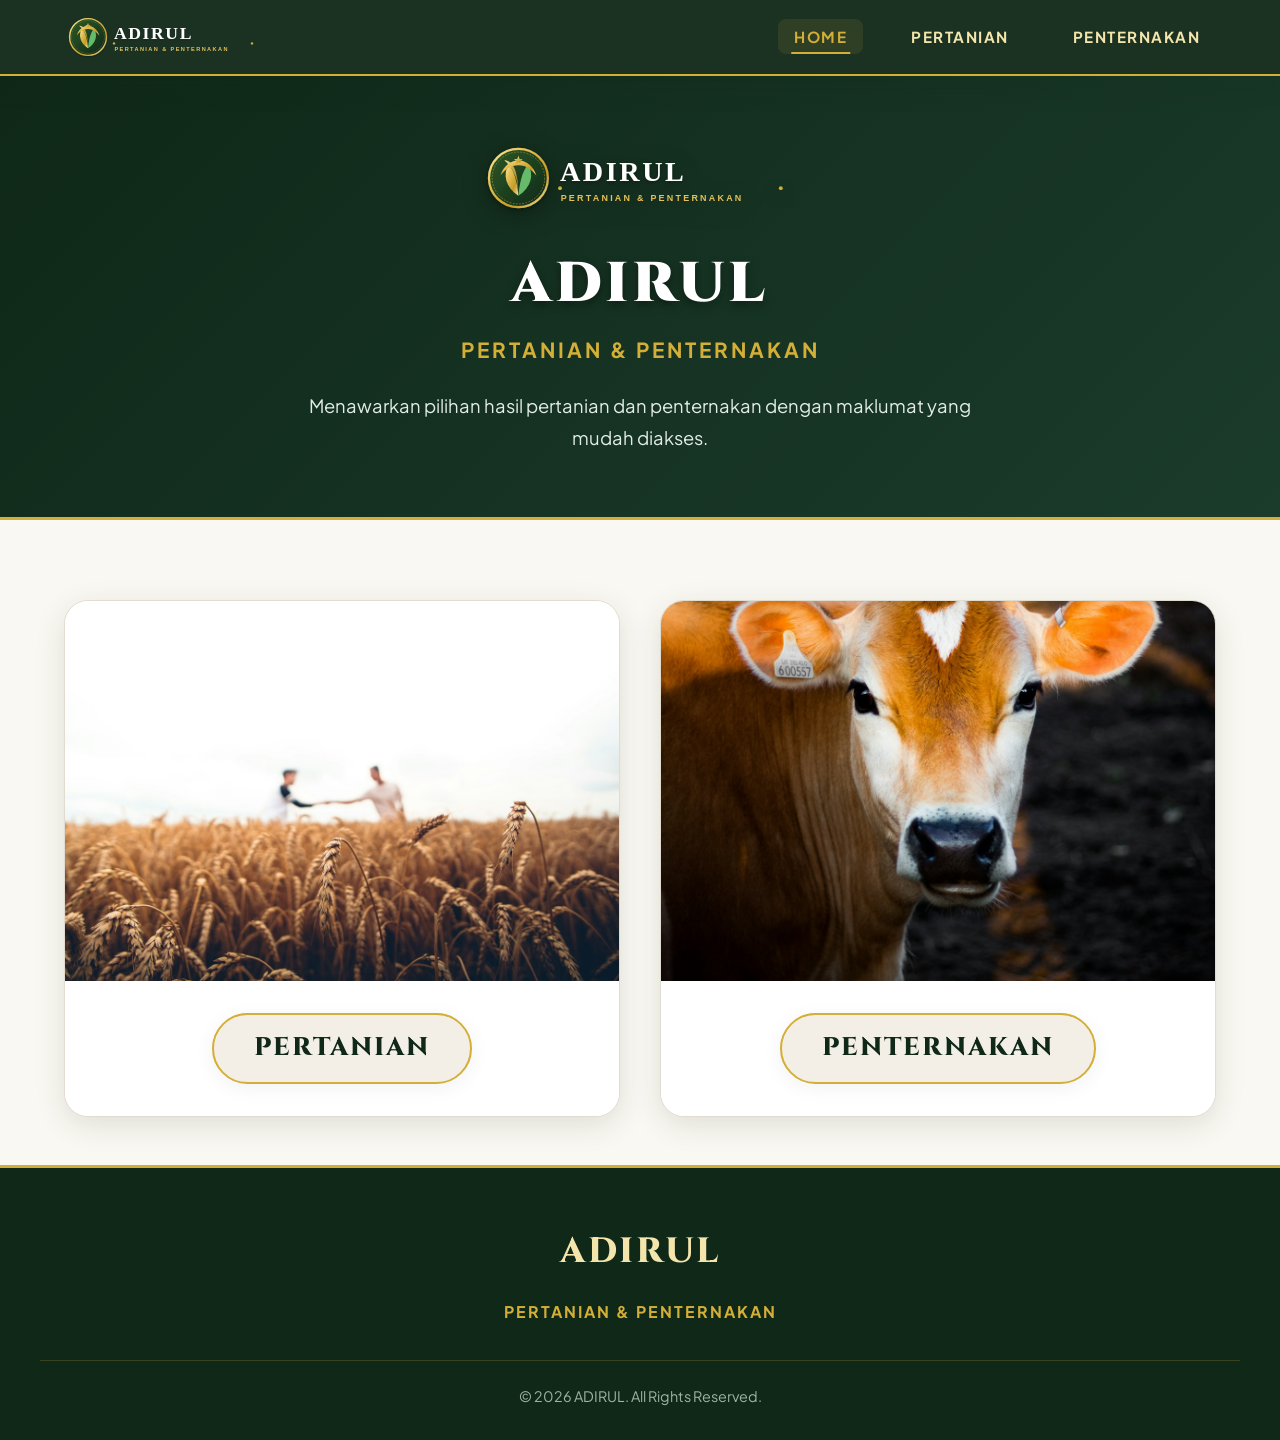
<file: index.html>
<!DOCTYPE html>
<html lang="ms">
<head>
  <meta charset="UTF-8">
  <meta name="viewport" content="width=device-width, initial-scale=1.0">
  <title>ADIRUL - Pertanian & Penternakan</title>
  <link rel="stylesheet" href="styles.css">
</head>
<body>

  <!-- Navigation Bar -->
  <header class="header">
    <div class="nav-container">
      <a href="index.html" class="brand-logo-link">
        <img src="images/logo.svg" alt="ADIRUL Logo" class="brand-logo-img">
      </a>

      <button class="mobile-toggle" aria-label="Toggle navigation menu" onclick="toggleMenu()">
        ☰
      </button>

      <nav>
        <ul class="nav-menu" id="navMenu">
          <li><a href="index.html" class="nav-link active">HOME</a></li>
          <li><a href="pertanian.html" class="nav-link">PERTANIAN</a></li>
          <li><a href="penternakan.html" class="nav-link">PENTERNAKAN</a></li>
        </ul>
      </nav>
    </div>
  </header>

  <main class="main-content">
    <!-- Hero / Main Introduction Section -->
    <section class="hero-section">
      <div class="hero-logo-wrapper">
        <img src="images/logo.svg" alt="ADIRUL Emblem">
      </div>
      <h1 class="hero-title">ADIRUL</h1>
      <p class="hero-subtitle">PERTANIAN & PENTERNAKAN</p>
      <p class="hero-intro">
        Menawarkan pilihan hasil pertanian dan penternakan dengan maklumat yang mudah diakses.
      </p>
    </section>

    <!-- Main Homepage Choices Section -->
    <section class="container">
      <div class="home-choices-grid">

        <!-- LEFT SECTION: AGRICULTURE -->
        <div class="choice-card">
          <div class="choice-image-container">
            <img src="images/pertanian-hero.jpg" alt="Pertanian ADIRUL">
          </div>
          <div class="choice-content">
            <a href="pertanian.html" class="choice-link">PERTANIAN</a>
          </div>
        </div>

        <!-- RIGHT SECTION: LIVESTOCK -->
        <div class="choice-card">
          <div class="choice-image-container">
            <img src="images/penternakan-hero.jpg" alt="Penternakan ADIRUL">
          </div>
          <div class="choice-content">
            <a href="penternakan.html" class="choice-link">PENTERNAKAN</a>
          </div>
        </div>

      </div>
    </section>
  </main>

  <!-- Footer -->
  <footer class="footer">
    <div class="footer-content">
      <div class="footer-brand">ADIRUL</div>
      <div class="footer-tagline">PERTANIAN & PENTERNAKAN</div>
      <div class="footer-copyright">
        © 2026 ADIRUL. All Rights Reserved.
      </div>
    </div>
  </footer>

  <script>
    function toggleMenu() {
      const menu = document.getElementById('navMenu');
      menu.classList.toggle('active');
    }
  </script>
</body>
</html>
</file>
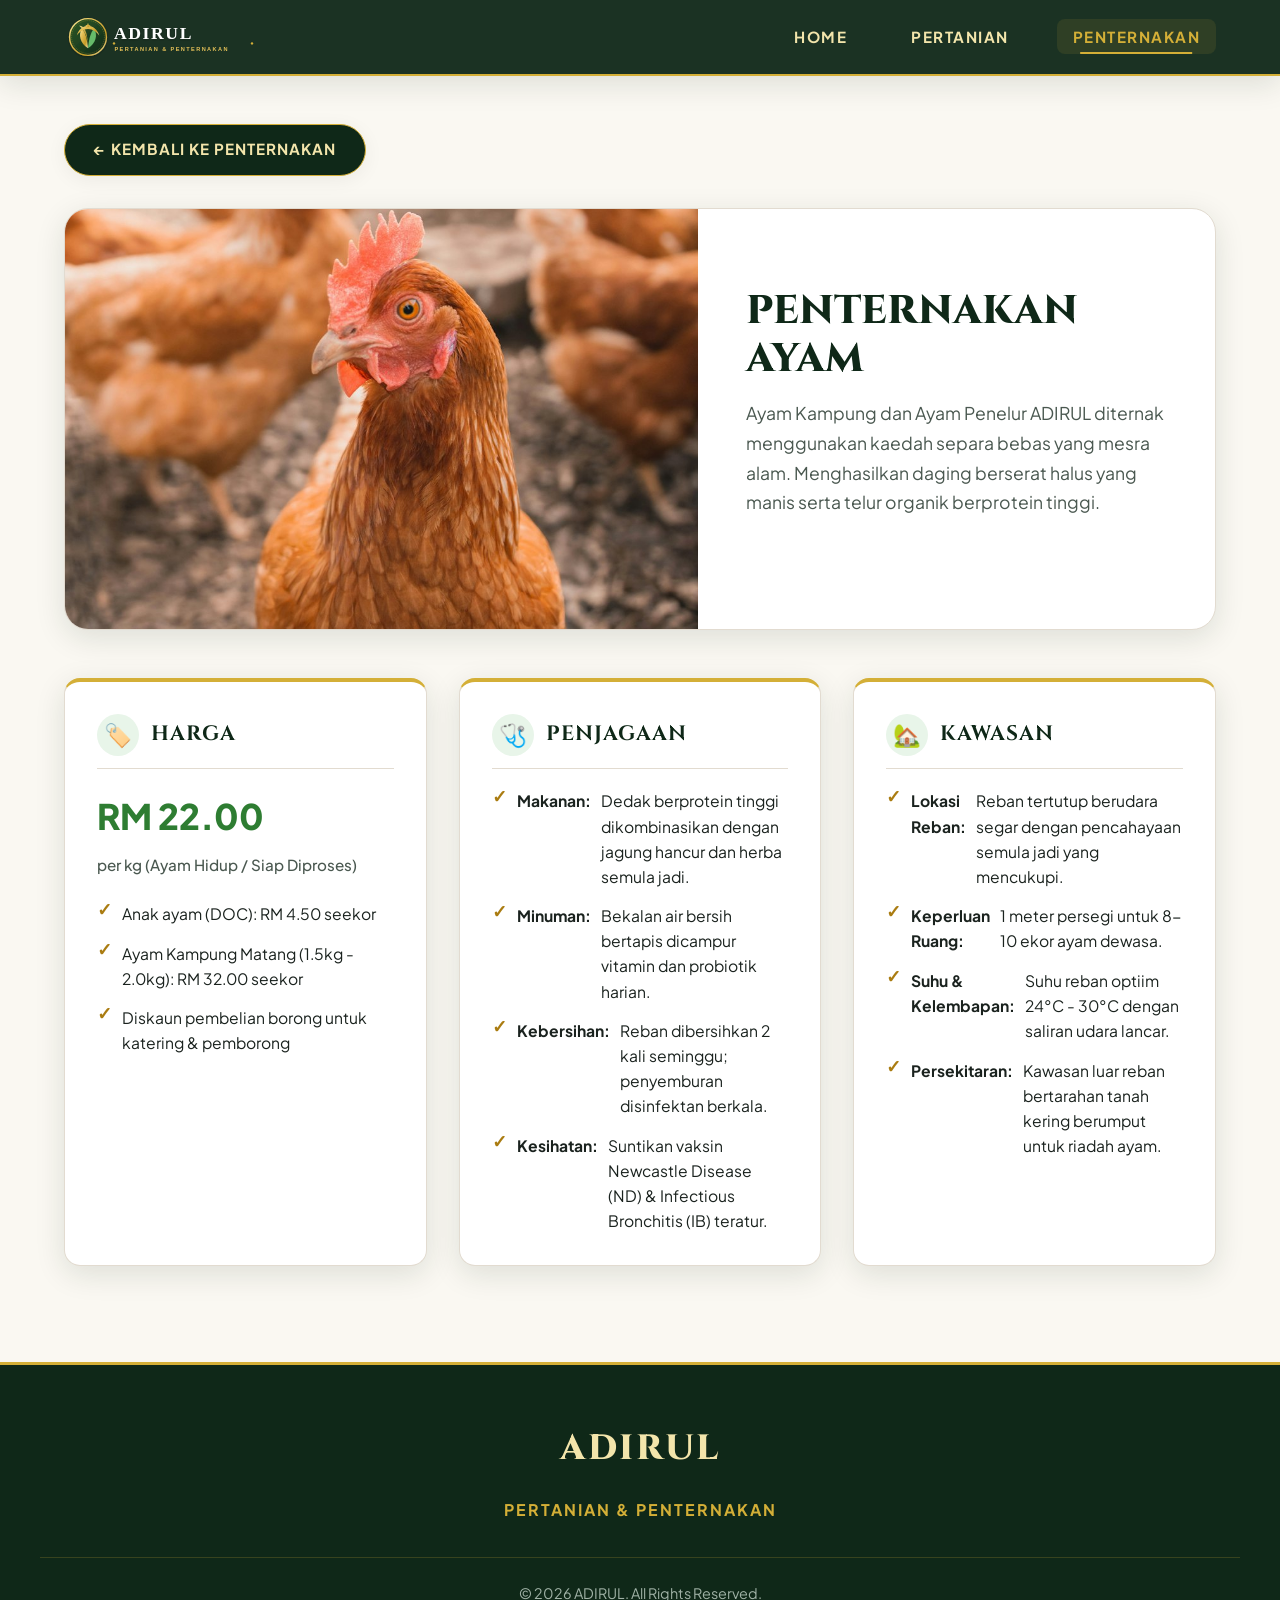
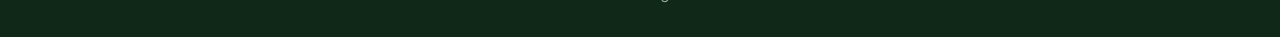
<file: penternakan-ayam.html>
<!DOCTYPE html>
<html lang="ms">
<head>
  <meta charset="UTF-8">
  <meta name="viewport" content="width=device-width, initial-scale=1.0">
  <title>Penternakan Ayam - ADIRUL Penternakan</title>
  <link rel="stylesheet" href="styles.css">
</head>
<body>

  <!-- Navigation Bar -->
  <header class="header">
    <div class="nav-container">
      <a href="index.html" class="brand-logo-link">
        <img src="images/logo.svg" alt="ADIRUL Logo" class="brand-logo-img">
      </a>

      <button class="mobile-toggle" aria-label="Toggle navigation menu" onclick="toggleMenu()">
        ☰
      </button>

      <nav>
        <ul class="nav-menu" id="navMenu">
          <li><a href="index.html" class="nav-link">HOME</a></li>
          <li><a href="pertanian.html" class="nav-link">PERTANIAN</a></li>
          <li><a href="penternakan.html" class="nav-link active">PENTERNAKAN</a></li>
        </ul>
      </nav>
    </div>
  </header>

  <main class="main-content">
    <div class="container">

      <!-- Back Button -->
      <div style="margin-bottom: 2rem;">
        <a href="penternakan.html" class="back-button">← KEMBALI KE PENTERNAKAN</a>
      </div>

      <!-- Detail Hero Section -->
      <section class="detail-hero">
        <div class="detail-hero-image">
          <img src="images/penternakan-ayam.jpg" alt="Penternakan Ayam">
        </div>
        <div class="detail-hero-content">
          <h1 class="detail-title">PENTERNAKAN AYAM</h1>
          <p class="detail-intro">
            Ayam Kampung dan Ayam Penelur ADIRUL diternak menggunakan kaedah separa bebas yang mesra alam. Menghasilkan daging berserat halus yang manis serta telur organik berprotein tinggi.
          </p>
        </div>
      </section>

      <!-- 3 Information Cards Section -->
      <section class="detail-info-grid">

        <!-- CARD 1: HARGA -->
        <div class="info-card">
          <div class="info-card-header">
            <div class="info-card-icon">🏷️</div>
            <h2 class="info-card-title">HARGA</h2>
          </div>
          <div class="price-tag">RM 22.00</div>
          <div class="price-unit">per kg (Ayam Hidup / Siap Diproses)</div>
          <ul class="info-list" style="margin-top: 1.5rem;">
            <li class="info-list-item">Anak ayam (DOC): RM 4.50 seekor</li>
            <li class="info-list-item">Ayam Kampung Matang (1.5kg - 2.0kg): RM 32.00 seekor</li>
            <li class="info-list-item">Diskaun pembelian borong untuk katering & pemborong</li>
          </ul>
        </div>

        <!-- CARD 2: PENJAGAAN -->
        <div class="info-card">
          <div class="info-card-header">
            <div class="info-card-icon">🩺</div>
            <h2 class="info-card-title">PENJAGAAN</h2>
          </div>
          <ul class="info-list">
            <li class="info-list-item"><strong>Makanan:</strong> Dedak berprotein tinggi dikombinasikan dengan jagung hancur dan herba semula jadi.</li>
            <li class="info-list-item"><strong>Minuman:</strong> Bekalan air bersih bertapis dicampur vitamin dan probiotik harian.</li>
            <li class="info-list-item"><strong>Kebersihan:</strong> Reban dibersihkan 2 kali seminggu; penyemburan disinfektan berkala.</li>
            <li class="info-list-item"><strong>Kesihatan:</strong> Suntikan vaksin Newcastle Disease (ND) & Infectious Bronchitis (IB) teratur.</li>
          </ul>
        </div>

        <!-- CARD 3: KAWASAN -->
        <div class="info-card">
          <div class="info-card-header">
            <div class="info-card-icon">🏡</div>
            <h2 class="info-card-title">KAWASAN</h2>
          </div>
          <ul class="info-list">
            <li class="info-list-item"><strong>Lokasi Reban:</strong> Reban tertutup berudara segar dengan pencahayaan semula jadi yang mencukupi.</li>
            <li class="info-list-item"><strong>Keperluan Ruang:</strong> 1 meter persegi untuk 8-10 ekor ayam dewasa.</li>
            <li class="info-list-item"><strong>Suhu & Kelembapan:</strong> Suhu reban optiim 24°C - 30°C dengan saliran udara lancar.</li>
            <li class="info-list-item"><strong>Persekitaran:</strong> Kawasan luar reban bertarahan tanah kering berumput untuk riadah ayam.</li>
          </ul>
        </div>

      </section>

    </div>
  </main>

  <!-- Footer -->
  <footer class="footer">
    <div class="footer-content">
      <div class="footer-brand">ADIRUL</div>
      <div class="footer-tagline">PERTANIAN & PENTERNAKAN</div>
      <div class="footer-copyright">
        © 2026 ADIRUL. All Rights Reserved.
      </div>
    </div>
  </footer>

  <script>
    function toggleMenu() {
      const menu = document.getElementById('navMenu');
      menu.classList.toggle('active');
    }
  </script>
</body>
</html>
</file>
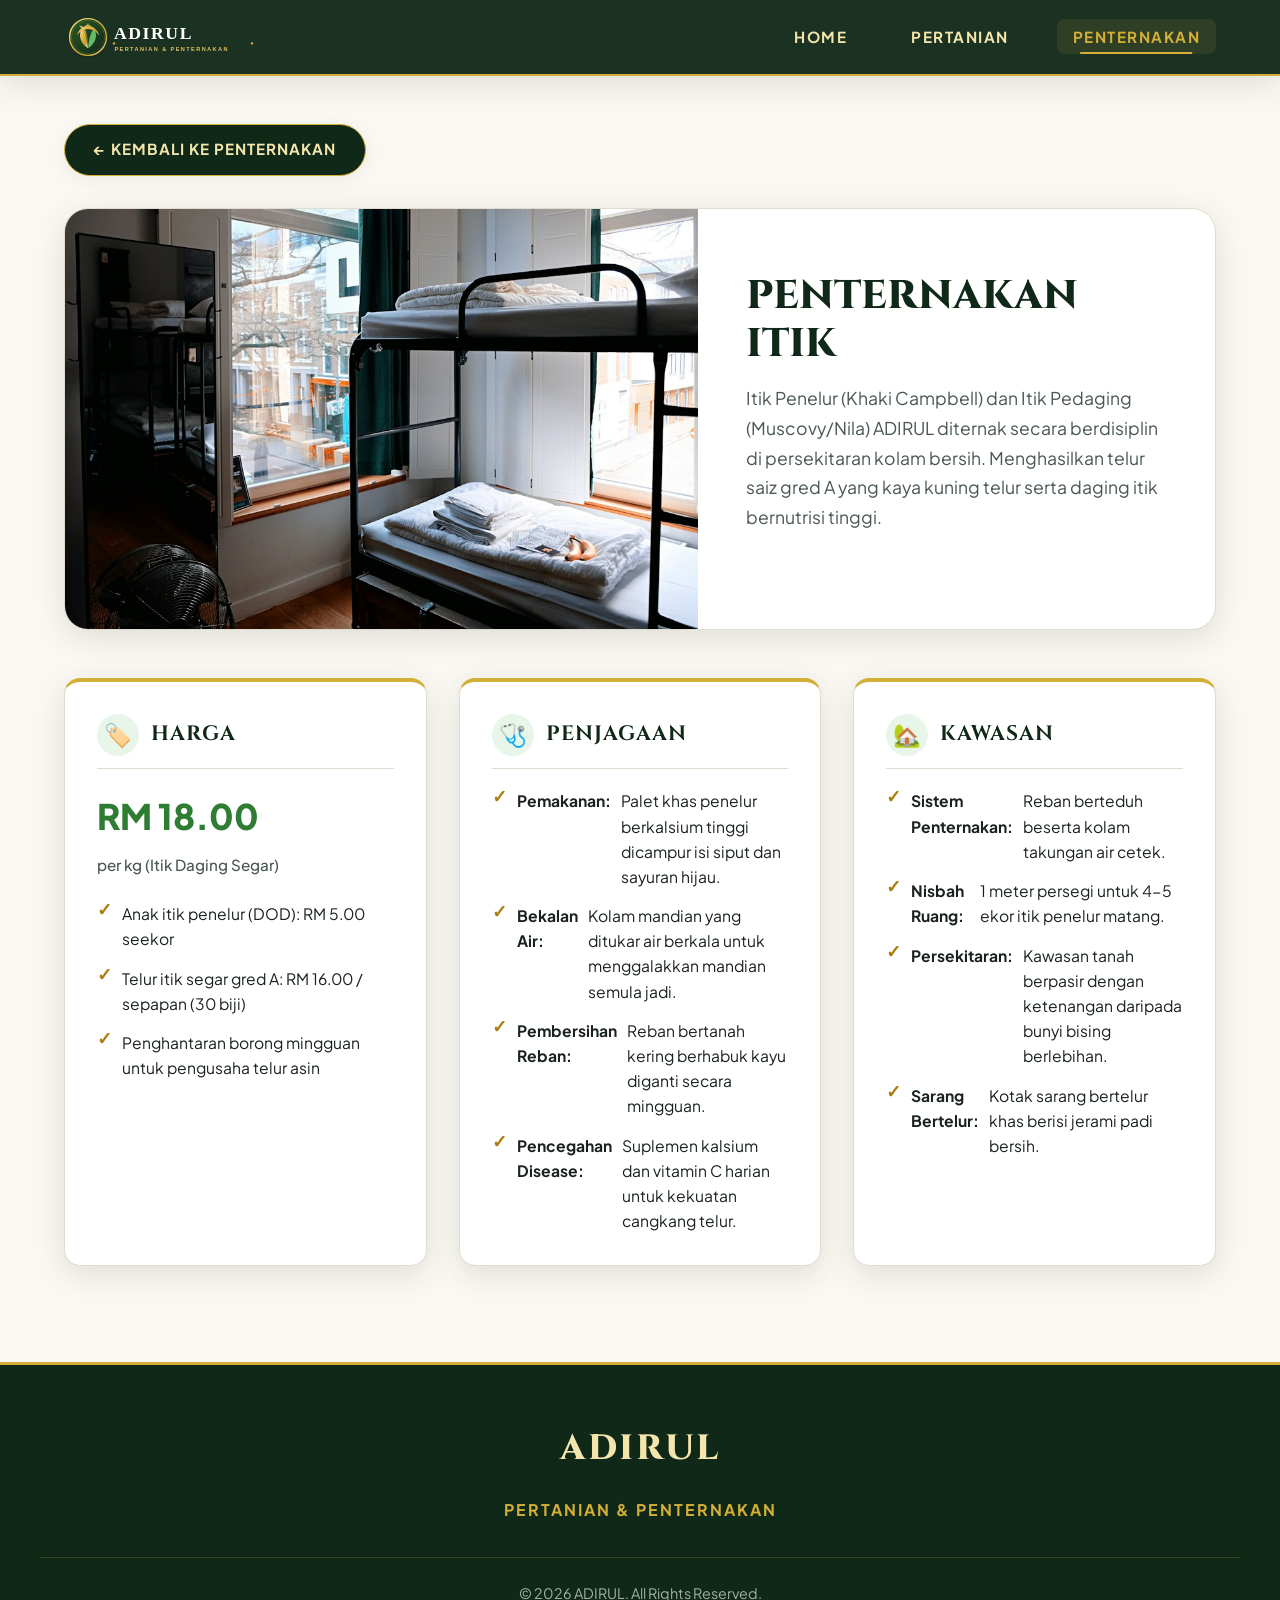
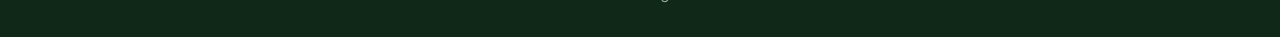
<file: penternakan-itik.html>
<!DOCTYPE html>
<html lang="ms">
<head>
  <meta charset="UTF-8">
  <meta name="viewport" content="width=device-width, initial-scale=1.0">
  <title>Penternakan Itik - ADIRUL Penternakan</title>
  <link rel="stylesheet" href="styles.css">
</head>
<body>

  <!-- Navigation Bar -->
  <header class="header">
    <div class="nav-container">
      <a href="index.html" class="brand-logo-link">
        <img src="images/logo.svg" alt="ADIRUL Logo" class="brand-logo-img">
      </a>

      <button class="mobile-toggle" aria-label="Toggle navigation menu" onclick="toggleMenu()">
        ☰
      </button>

      <nav>
        <ul class="nav-menu" id="navMenu">
          <li><a href="index.html" class="nav-link">HOME</a></li>
          <li><a href="pertanian.html" class="nav-link">PERTANIAN</a></li>
          <li><a href="penternakan.html" class="nav-link active">PENTERNAKAN</a></li>
        </ul>
      </nav>
    </div>
  </header>

  <main class="main-content">
    <div class="container">

      <!-- Back Button -->
      <div style="margin-bottom: 2rem;">
        <a href="penternakan.html" class="back-button">← KEMBALI KE PENTERNAKAN</a>
      </div>

      <!-- Detail Hero Section -->
      <section class="detail-hero">
        <div class="detail-hero-image">
          <img src="images/penternakan-itik.jpg" alt="Penternakan Itik">
        </div>
        <div class="detail-hero-content">
          <h1 class="detail-title">PENTERNAKAN ITIK</h1>
          <p class="detail-intro">
            Itik Penelur (Khaki Campbell) dan Itik Pedaging (Muscovy/Nila) ADIRUL diternak secara berdisiplin di persekitaran kolam bersih. Menghasilkan telur saiz gred A yang kaya kuning telur serta daging itik bernutrisi tinggi.
          </p>
        </div>
      </section>

      <!-- 3 Information Cards Section -->
      <section class="detail-info-grid">

        <!-- CARD 1: HARGA -->
        <div class="info-card">
          <div class="info-card-header">
            <div class="info-card-icon">🏷️</div>
            <h2 class="info-card-title">HARGA</h2>
          </div>
          <div class="price-tag">RM 18.00</div>
          <div class="price-unit">per kg (Itik Daging Segar)</div>
          <ul class="info-list" style="margin-top: 1.5rem;">
            <li class="info-list-item">Anak itik penelur (DOD): RM 5.00 seekor</li>
            <li class="info-list-item">Telur itik segar gred A: RM 16.00 / sepapan (30 biji)</li>
            <li class="info-list-item">Penghantaran borong mingguan untuk pengusaha telur asin</li>
          </ul>
        </div>

        <!-- CARD 2: PENJAGAAN -->
        <div class="info-card">
          <div class="info-card-header">
            <div class="info-card-icon">🩺</div>
            <h2 class="info-card-title">PENJAGAAN</h2>
          </div>
          <ul class="info-list">
            <li class="info-list-item"><strong>Pemakanan:</strong> Palet khas penelur berkalsium tinggi dicampur isi siput dan sayuran hijau.</li>
            <li class="info-list-item"><strong>Bekalan Air:</strong> Kolam mandian yang ditukar air berkala untuk menggalakkan mandian semula jadi.</li>
            <li class="info-list-item"><strong>Pembersihan Reban:</strong> Reban bertanah kering berhabuk kayu diganti secara mingguan.</li>
            <li class="info-list-item"><strong>Pencegahan Disease:</strong> Suplemen kalsium dan vitamin C harian untuk kekuatan cangkang telur.</li>
          </ul>
        </div>

        <!-- CARD 3: KAWASAN -->
        <div class="info-card">
          <div class="info-card-header">
            <div class="info-card-icon">🏡</div>
            <h2 class="info-card-title">KAWASAN</h2>
          </div>
          <ul class="info-list">
            <li class="info-list-item"><strong>Sistem Penternakan:</strong> Reban berteduh beserta kolam takungan air cetek.</li>
            <li class="info-list-item"><strong>Nisbah Ruang:</strong> 1 meter persegi untuk 4-5 ekor itik penelur matang.</li>
            <li class="info-list-item"><strong>Persekitaran:</strong> Kawasan tanah berpasir dengan ketenangan daripada bunyi bising berlebihan.</li>
            <li class="info-list-item"><strong>Sarang Bertelur:</strong> Kotak sarang bertelur khas berisi jerami padi bersih.</li>
          </ul>
        </div>

      </section>

    </div>
  </main>

  <!-- Footer -->
  <footer class="footer">
    <div class="footer-content">
      <div class="footer-brand">ADIRUL</div>
      <div class="footer-tagline">PERTANIAN & PENTERNAKAN</div>
      <div class="footer-copyright">
        © 2026 ADIRUL. All Rights Reserved.
      </div>
    </div>
  </footer>

  <script>
    function toggleMenu() {
      const menu = document.getElementById('navMenu');
      menu.classList.toggle('active');
    }
  </script>
</body>
</html>
</file>
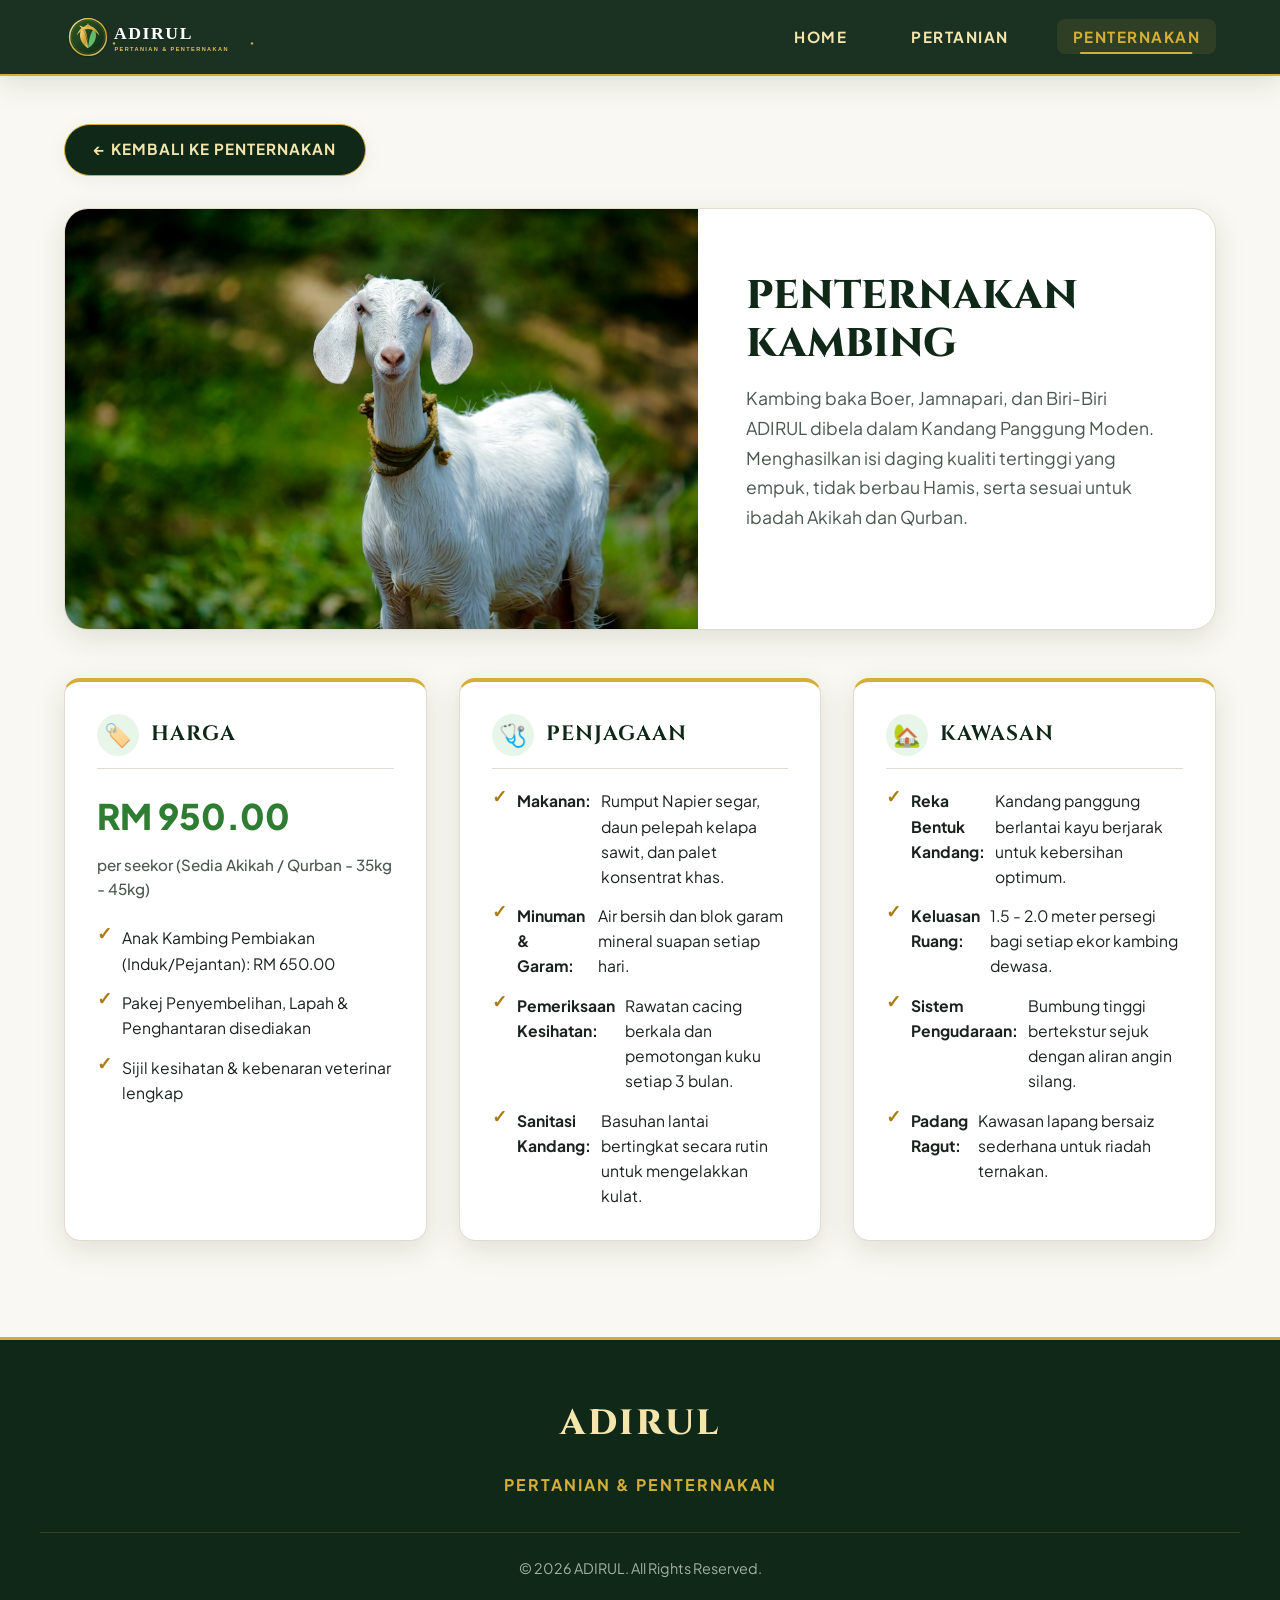
<file: penternakan-kambing.html>
<!DOCTYPE html>
<html lang="ms">
<head>
  <meta charset="UTF-8">
  <meta name="viewport" content="width=device-width, initial-scale=1.0">
  <title>Penternakan Kambing - ADIRUL Penternakan</title>
  <link rel="stylesheet" href="styles.css">
</head>
<body>

  <!-- Navigation Bar -->
  <header class="header">
    <div class="nav-container">
      <a href="index.html" class="brand-logo-link">
        <img src="images/logo.svg" alt="ADIRUL Logo" class="brand-logo-img">
      </a>

      <button class="mobile-toggle" aria-label="Toggle navigation menu" onclick="toggleMenu()">
        ☰
      </button>

      <nav>
        <ul class="nav-menu" id="navMenu">
          <li><a href="index.html" class="nav-link">HOME</a></li>
          <li><a href="pertanian.html" class="nav-link">PERTANIAN</a></li>
          <li><a href="penternakan.html" class="nav-link active">PENTERNAKAN</a></li>
        </ul>
      </nav>
    </div>
  </header>

  <main class="main-content">
    <div class="container">

      <!-- Back Button -->
      <div style="margin-bottom: 2rem;">
        <a href="penternakan.html" class="back-button">← KEMBALI KE PENTERNAKAN</a>
      </div>

      <!-- Detail Hero Section -->
      <section class="detail-hero">
        <div class="detail-hero-image">
          <img src="images/penternakan-kambing.jpg" alt="Penternakan Kambing">
        </div>
        <div class="detail-hero-content">
          <h1 class="detail-title">PENTERNAKAN KAMBING</h1>
          <p class="detail-intro">
            Kambing baka Boer, Jamnapari, dan Biri-Biri ADIRUL dibela dalam Kandang Panggung Moden. Menghasilkan isi daging kualiti tertinggi yang empuk, tidak berbau Hamis, serta sesuai untuk ibadah Akikah dan Qurban.
          </p>
        </div>
      </section>

      <!-- 3 Information Cards Section -->
      <section class="detail-info-grid">

        <!-- CARD 1: HARGA -->
        <div class="info-card">
          <div class="info-card-header">
            <div class="info-card-icon">🏷️</div>
            <h2 class="info-card-title">HARGA</h2>
          </div>
          <div class="price-tag">RM 950.00</div>
          <div class="price-unit">per seekor (Sedia Akikah / Qurban - 35kg - 45kg)</div>
          <ul class="info-list" style="margin-top: 1.5rem;">
            <li class="info-list-item">Anak Kambing Pembiakan (Induk/Pejantan): RM 650.00</li>
            <li class="info-list-item">Pakej Penyembelihan, Lapah & Penghantaran disediakan</li>
            <li class="info-list-item">Sijil kesihatan & kebenaran veterinar lengkap</li>
          </ul>
        </div>

        <!-- CARD 2: PENJAGAAN -->
        <div class="info-card">
          <div class="info-card-header">
            <div class="info-card-icon">🩺</div>
            <h2 class="info-card-title">PENJAGAAN</h2>
          </div>
          <ul class="info-list">
            <li class="info-list-item"><strong>Makanan:</strong> Rumput Napier segar, daun pelepah kelapa sawit, dan palet konsentrat khas.</li>
            <li class="info-list-item"><strong>Minuman & Garam:</strong> Air bersih dan blok garam mineral suapan setiap hari.</li>
            <li class="info-list-item"><strong>Pemeriksaan Kesihatan:</strong> Rawatan cacing berkala dan pemotongan kuku setiap 3 bulan.</li>
            <li class="info-list-item"><strong>Sanitasi Kandang:</strong> Basuhan lantai bertingkat secara rutin untuk mengelakkan kulat.</li>
          </ul>
        </div>

        <!-- CARD 3: KAWASAN -->
        <div class="info-card">
          <div class="info-card-header">
            <div class="info-card-icon">🏡</div>
            <h2 class="info-card-title">KAWASAN</h2>
          </div>
          <ul class="info-list">
            <li class="info-list-item"><strong>Reka Bentuk Kandang:</strong> Kandang panggung berlantai kayu berjarak untuk kebersihan optimum.</li>
            <li class="info-list-item"><strong>Keluasan Ruang:</strong> 1.5 - 2.0 meter persegi bagi setiap ekor kambing dewasa.</li>
            <li class="info-list-item"><strong>Sistem Pengudaraan:</strong> Bumbung tinggi bertekstur sejuk dengan aliran angin silang.</li>
            <li class="info-list-item"><strong>Padang Ragut:</strong> Kawasan lapang bersaiz sederhana untuk riadah ternakan.</li>
          </ul>
        </div>

      </section>

    </div>
  </main>

  <!-- Footer -->
  <footer class="footer">
    <div class="footer-content">
      <div class="footer-brand">ADIRUL</div>
      <div class="footer-tagline">PERTANIAN & PENTERNAKAN</div>
      <div class="footer-copyright">
        © 2026 ADIRUL. All Rights Reserved.
      </div>
    </div>
  </footer>

  <script>
    function toggleMenu() {
      const menu = document.getElementById('navMenu');
      menu.classList.toggle('active');
    }
  </script>
</body>
</html>
</file>
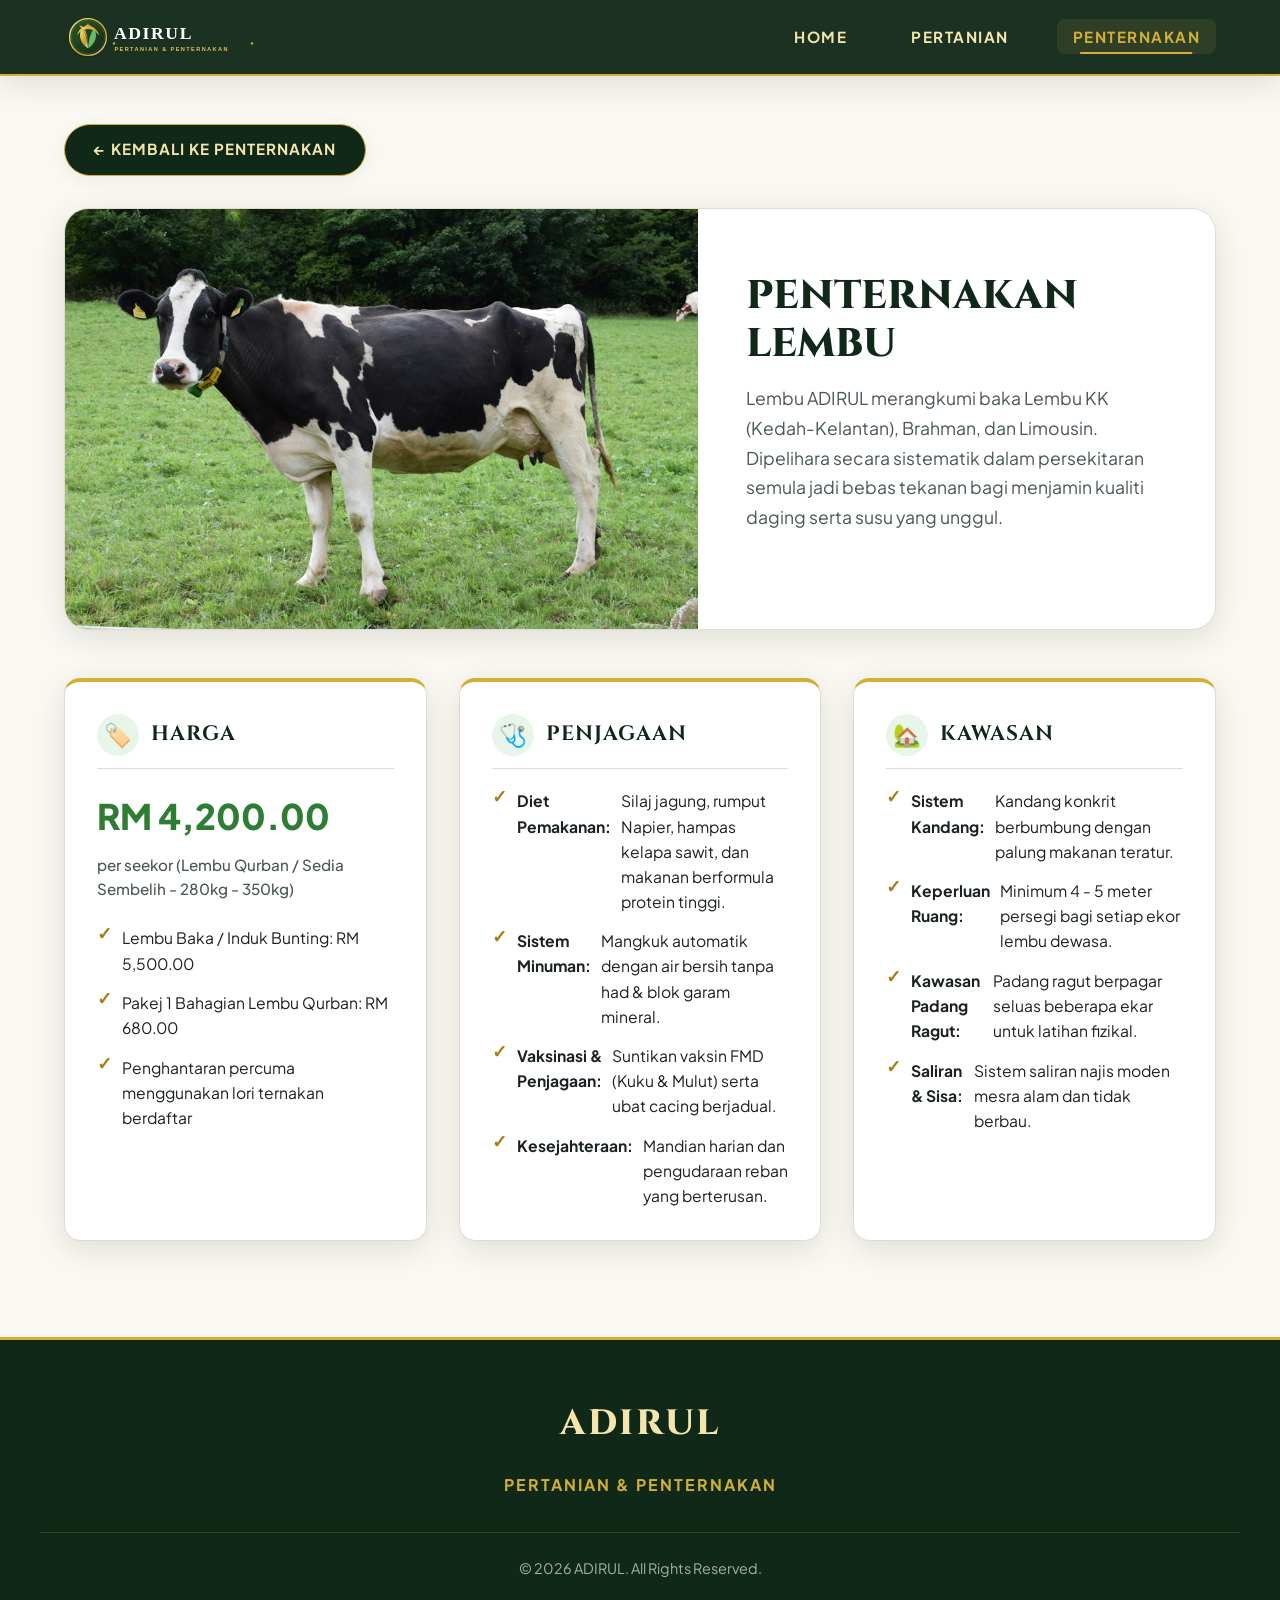
<file: penternakan-lembu.html>
<!DOCTYPE html>
<html lang="ms">
<head>
  <meta charset="UTF-8">
  <meta name="viewport" content="width=device-width, initial-scale=1.0">
  <title>Penternakan Lembu - ADIRUL Penternakan</title>
  <link rel="stylesheet" href="styles.css">
</head>
<body>

  <!-- Navigation Bar -->
  <header class="header">
    <div class="nav-container">
      <a href="index.html" class="brand-logo-link">
        <img src="images/logo.svg" alt="ADIRUL Logo" class="brand-logo-img">
      </a>

      <button class="mobile-toggle" aria-label="Toggle navigation menu" onclick="toggleMenu()">
        ☰
      </button>

      <nav>
        <ul class="nav-menu" id="navMenu">
          <li><a href="index.html" class="nav-link">HOME</a></li>
          <li><a href="pertanian.html" class="nav-link">PERTANIAN</a></li>
          <li><a href="penternakan.html" class="nav-link active">PENTERNAKAN</a></li>
        </ul>
      </nav>
    </div>
  </header>

  <main class="main-content">
    <div class="container">

      <!-- Back Button -->
      <div style="margin-bottom: 2rem;">
        <a href="penternakan.html" class="back-button">← KEMBALI KE PENTERNAKAN</a>
      </div>

      <!-- Detail Hero Section -->
      <section class="detail-hero">
        <div class="detail-hero-image">
          <img src="images/penternakan-lembu.jpg" alt="Penternakan Lembu">
        </div>
        <div class="detail-hero-content">
          <h1 class="detail-title">PENTERNAKAN LEMBU</h1>
          <p class="detail-intro">
            Lembu ADIRUL merangkumi baka Lembu KK (Kedah-Kelantan), Brahman, dan Limousin. Dipelihara secara sistematik dalam persekitaran semula jadi bebas tekanan bagi menjamin kualiti daging serta susu yang unggul.
          </p>
        </div>
      </section>

      <!-- 3 Information Cards Section -->
      <section class="detail-info-grid">

        <!-- CARD 1: HARGA -->
        <div class="info-card">
          <div class="info-card-header">
            <div class="info-card-icon">🏷️</div>
            <h2 class="info-card-title">HARGA</h2>
          </div>
          <div class="price-tag">RM 4,200.00</div>
          <div class="price-unit">per seekor (Lembu Qurban / Sedia Sembelih - 280kg - 350kg)</div>
          <ul class="info-list" style="margin-top: 1.5rem;">
            <li class="info-list-item">Lembu Baka / Induk Bunting: RM 5,500.00</li>
            <li class="info-list-item">Pakej 1 Bahagian Lembu Qurban: RM 680.00</li>
            <li class="info-list-item">Penghantaran percuma menggunakan lori ternakan berdaftar</li>
          </ul>
        </div>

        <!-- CARD 2: PENJAGAAN -->
        <div class="info-card">
          <div class="info-card-header">
            <div class="info-card-icon">🩺</div>
            <h2 class="info-card-title">PENJAGAAN</h2>
          </div>
          <ul class="info-list">
            <li class="info-list-item"><strong>Diet Pemakanan:</strong> Silaj jagung, rumput Napier, hampas kelapa sawit, dan makanan berformula protein tinggi.</li>
            <li class="info-list-item"><strong>Sistem Minuman:</strong> Mangkuk automatik dengan air bersih tanpa had & blok garam mineral.</li>
            <li class="info-list-item"><strong>Vaksinasi & Penjagaan:</strong> Suntikan vaksin FMD (Kuku & Mulut) serta ubat cacing berjadual.</li>
            <li class="info-list-item"><strong>Kesejahteraan:</strong> Mandian harian dan pengudaraan reban yang berterusan.</li>
          </ul>
        </div>

        <!-- CARD 3: KAWASAN -->
        <div class="info-card">
          <div class="info-card-header">
            <div class="info-card-icon">🏡</div>
            <h2 class="info-card-title">KAWASAN</h2>
          </div>
          <ul class="info-list">
            <li class="info-list-item"><strong>Sistem Kandang:</strong> Kandang konkrit berbumbung dengan palung makanan teratur.</li>
            <li class="info-list-item"><strong>Keperluan Ruang:</strong> Minimum 4 - 5 meter persegi bagi setiap ekor lembu dewasa.</li>
            <li class="info-list-item"><strong>Kawasan Padang Ragut:</strong> Padang ragut berpagar seluas beberapa ekar untuk latihan fizikal.</li>
            <li class="info-list-item"><strong>Saliran & Sisa:</strong> Sistem saliran najis moden mesra alam dan tidak berbau.</li>
          </ul>
        </div>

      </section>

    </div>
  </main>

  <!-- Footer -->
  <footer class="footer">
    <div class="footer-content">
      <div class="footer-brand">ADIRUL</div>
      <div class="footer-tagline">PERTANIAN & PENTERNAKAN</div>
      <div class="footer-copyright">
        © 2026 ADIRUL. All Rights Reserved.
      </div>
    </div>
  </footer>

  <script>
    function toggleMenu() {
      const menu = document.getElementById('navMenu');
      menu.classList.toggle('active');
    }
  </script>
</body>
</html>
</file>
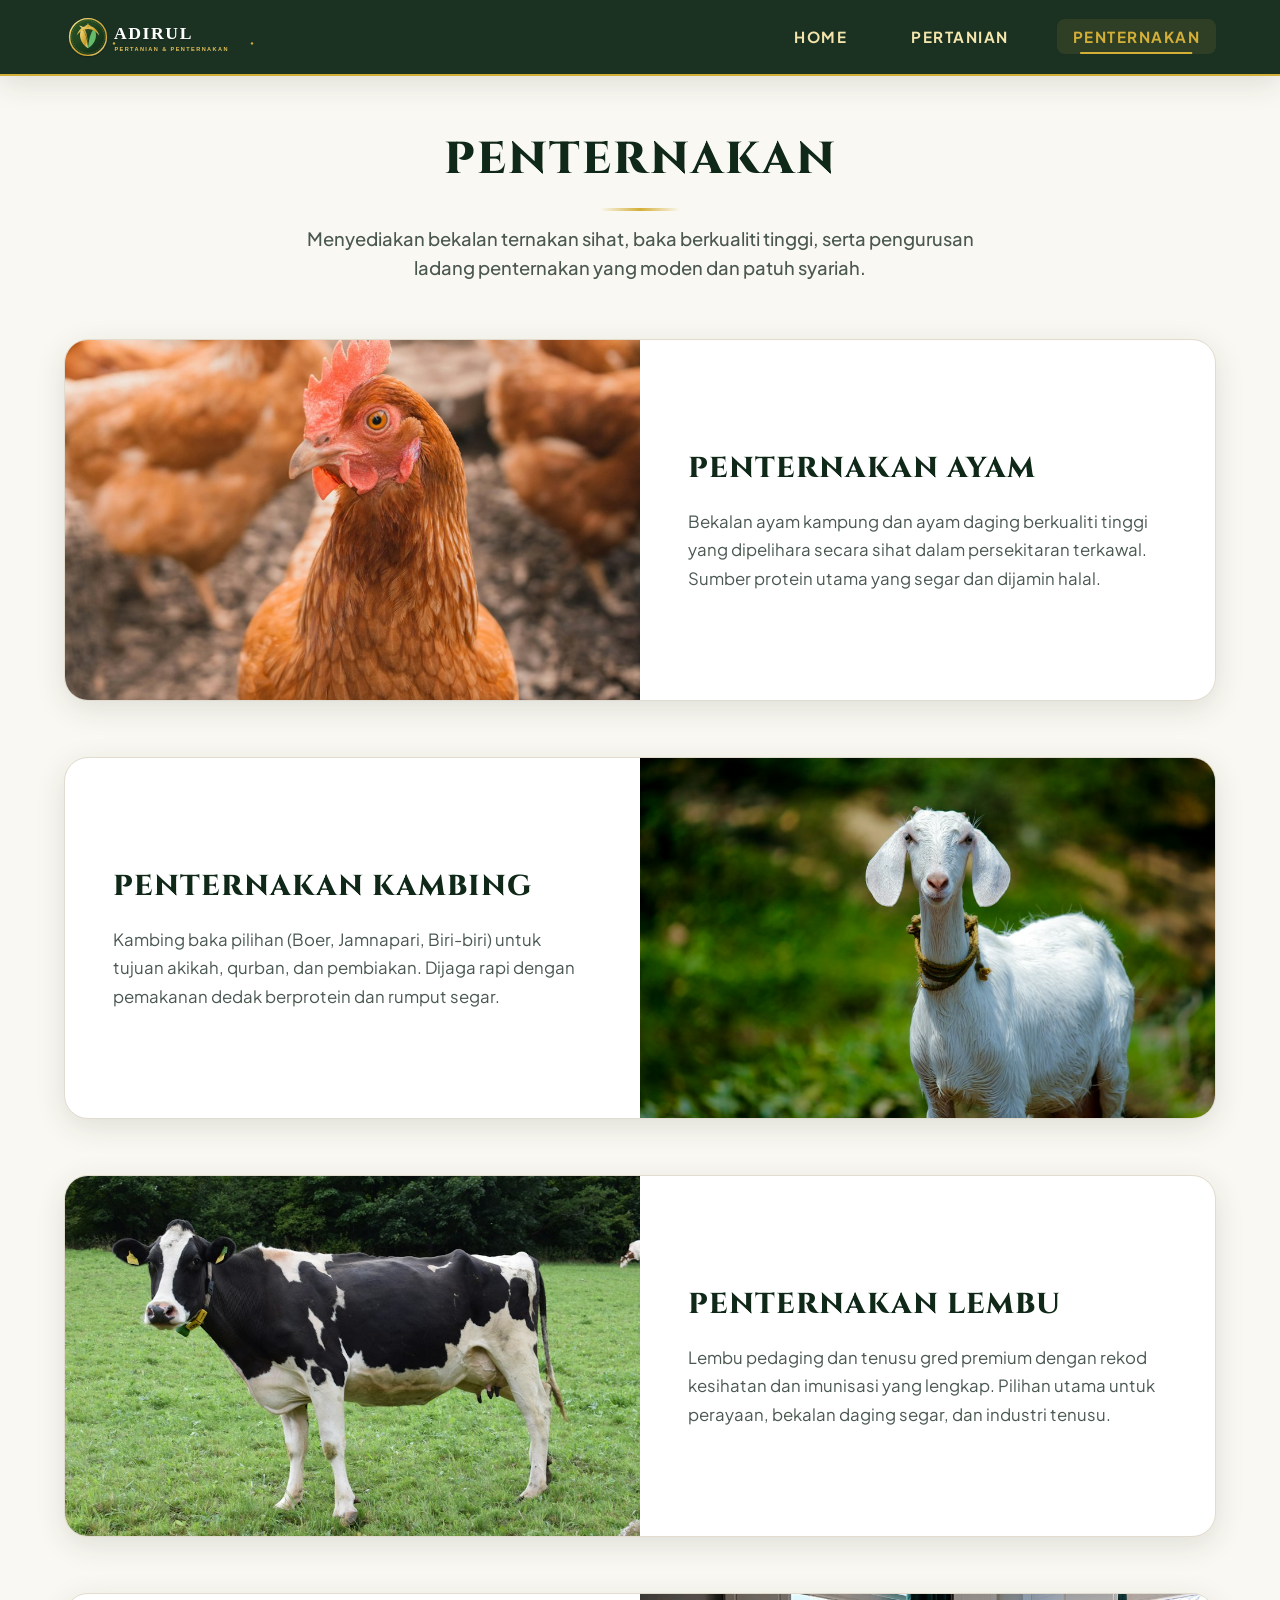
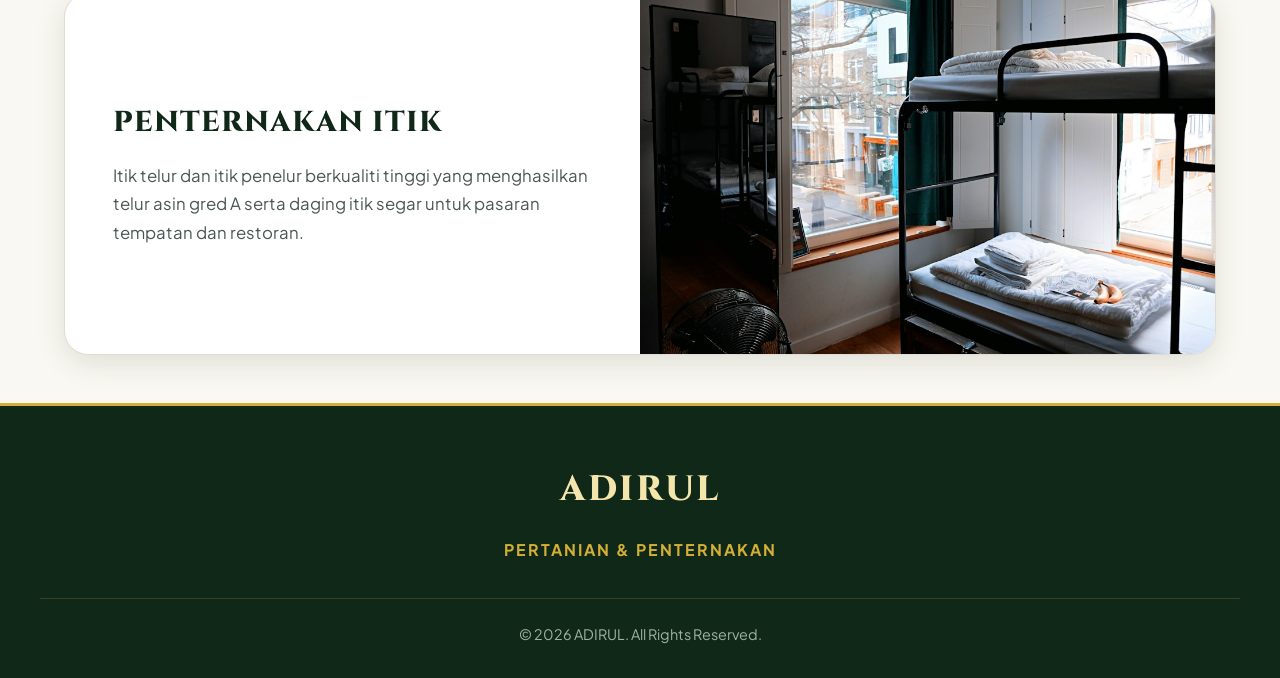
<file: penternakan.html>
<!DOCTYPE html>
<html lang="ms">
<head>
  <meta charset="UTF-8">
  <meta name="viewport" content="width=device-width, initial-scale=1.0">
  <title>Penternakan - ADIRUL</title>
  <link rel="stylesheet" href="styles.css">
</head>
<body>

  <!-- Navigation Bar -->
  <header class="header">
    <div class="nav-container">
      <a href="index.html" class="brand-logo-link">
        <img src="images/logo.svg" alt="ADIRUL Logo" class="brand-logo-img">
      </a>

      <button class="mobile-toggle" aria-label="Toggle navigation menu" onclick="toggleMenu()">
        ☰
      </button>

      <nav>
        <ul class="nav-menu" id="navMenu">
          <li><a href="index.html" class="nav-link">HOME</a></li>
          <li><a href="pertanian.html" class="nav-link">PERTANIAN</a></li>
          <li><a href="penternakan.html" class="nav-link active">PENTERNAKAN</a></li>
        </ul>
      </nav>
    </div>
  </header>

  <main class="main-content">
    <div class="container">

      <header class="page-header">
        <h1 class="page-title">PENTERNAKAN</h1>
        <p class="page-subtitle">
          Menyediakan bekalan ternakan sihat, baka berkualiti tinggi, serta pengurusan ladang penternakan yang moden dan patuh syariah.
        </p>
      </header>

      <div class="horizontal-rows-list">

        <!-- ROW 1: Penternakan Ayam (Image Left, Text Right) -->
        <article class="row-item">
          <div class="row-image-col">
            <img src="images/penternakan-ayam.jpg" alt="Penternakan Ayam">
          </div>
          <div class="row-text-col">
            <h2>
              <a href="penternakan-ayam.html" class="row-item-title-link">PENTERNAKAN AYAM</a>
            </h2>
            <p class="row-item-desc">
              Bekalan ayam kampung dan ayam daging berkualiti tinggi yang dipelihara secara sihat dalam persekitaran terkawal. Sumber protein utama yang segar dan dijamin halal.
            </p>
          </div>
        </article>

        <!-- ROW 2: Penternakan Kambing (Text Left, Image Right - Reversed) -->
        <article class="row-item reverse">
          <div class="row-text-col">
            <h2>
              <a href="penternakan-kambing.html" class="row-item-title-link">PENTERNAKAN KAMBING</a>
            </h2>
            <p class="row-item-desc">
              Kambing baka pilihan (Boer, Jamnapari, Biri-biri) untuk tujuan akikah, qurban, dan pembiakan. Dijaga rapi dengan pemakanan dedak berprotein dan rumput segar.
            </p>
          </div>
          <div class="row-image-col">
            <img src="images/penternakan-kambing.jpg" alt="Penternakan Kambing">
          </div>
        </article>

        <!-- ROW 3: Penternakan Lembu (Image Left, Text Right) -->
        <article class="row-item">
          <div class="row-image-col">
            <img src="images/penternakan-lembu.jpg" alt="Penternakan Lembu">
          </div>
          <div class="row-text-col">
            <h2>
              <a href="penternakan-lembu.html" class="row-item-title-link">PENTERNAKAN LEMBU</a>
            </h2>
            <p class="row-item-desc">
              Lembu pedaging dan tenusu gred premium dengan rekod kesihatan dan imunisasi yang lengkap. Pilihan utama untuk perayaan, bekalan daging segar, dan industri tenusu.
            </p>
          </div>
        </article>

        <!-- ROW 4: Penternakan Itik (Text Left, Image Right - Reversed) -->
        <article class="row-item reverse">
          <div class="row-text-col">
            <h2>
              <a href="penternakan-itik.html" class="row-item-title-link">PENTERNAKAN ITIK</a>
            </h2>
            <p class="row-item-desc">
              Itik telur dan itik penelur berkualiti tinggi yang menghasilkan telur asin gred A serta daging itik segar untuk pasaran tempatan dan restoran.
            </p>
          </div>
          <div class="row-image-col">
            <img src="images/penternakan-itik.jpg" alt="Penternakan Itik">
          </div>
        </article>

      </div>

    </div>
  </main>

  <!-- Footer -->
  <footer class="footer">
    <div class="footer-content">
      <div class="footer-brand">ADIRUL</div>
      <div class="footer-tagline">PERTANIAN & PENTERNAKAN</div>
      <div class="footer-copyright">
        © 2026 ADIRUL. All Rights Reserved.
      </div>
    </div>
  </footer>

  <script>
    function toggleMenu() {
      const menu = document.getElementById('navMenu');
      menu.classList.toggle('active');
    }
  </script>
</body>
</html>
</file>
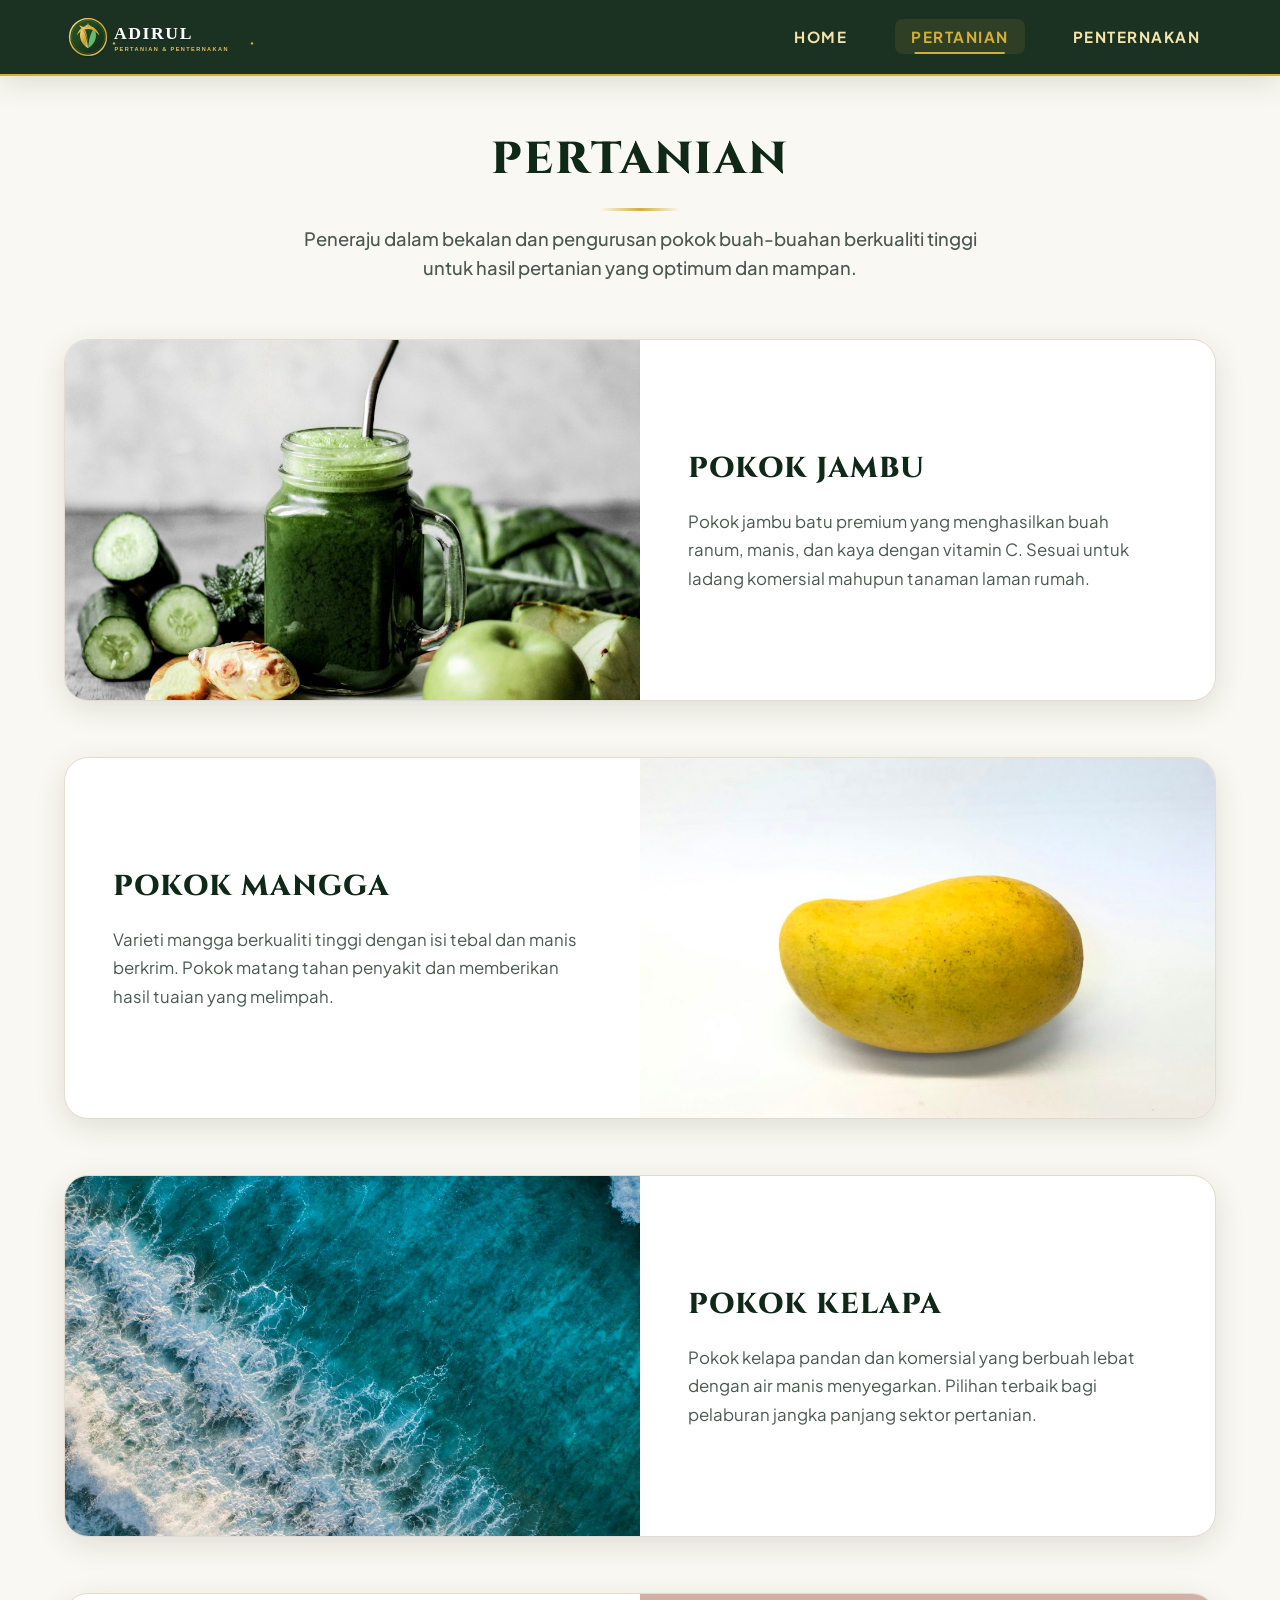
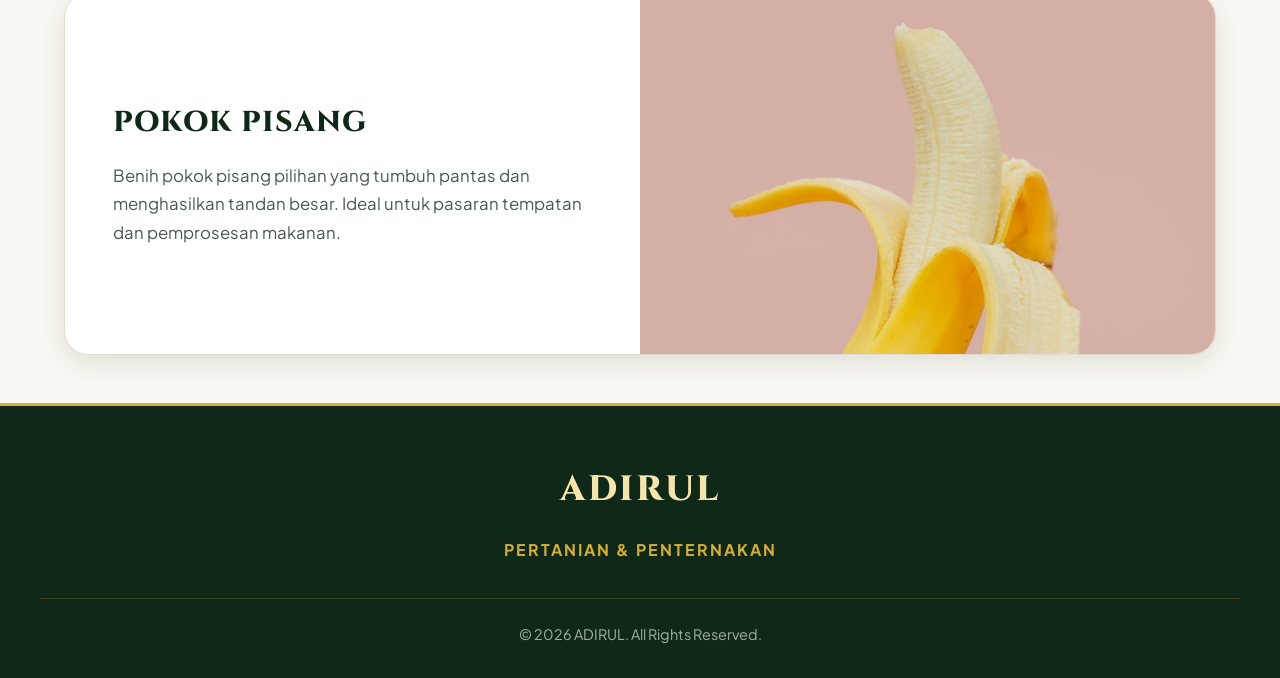
<file: pertanian.html>
<!DOCTYPE html>
<html lang="ms">
<head>
  <meta charset="UTF-8">
  <meta name="viewport" content="width=device-width, initial-scale=1.0">
  <title>Pertanian - ADIRUL</title>
  <link rel="stylesheet" href="styles.css">
</head>
<body>

  <!-- Navigation Bar -->
  <header class="header">
    <div class="nav-container">
      <a href="index.html" class="brand-logo-link">
        <img src="images/logo.svg" alt="ADIRUL Logo" class="brand-logo-img">
      </a>

      <button class="mobile-toggle" aria-label="Toggle navigation menu" onclick="toggleMenu()">
        ☰
      </button>

      <nav>
        <ul class="nav-menu" id="navMenu">
          <li><a href="index.html" class="nav-link">HOME</a></li>
          <li><a href="pertanian.html" class="nav-link active">PERTANIAN</a></li>
          <li><a href="penternakan.html" class="nav-link">PENTERNAKAN</a></li>
        </ul>
      </nav>
    </div>
  </header>

  <main class="main-content">
    <div class="container">

      <header class="page-header">
        <h1 class="page-title">PERTANIAN</h1>
        <p class="page-subtitle">
          Peneraju dalam bekalan dan pengurusan pokok buah-buahan berkualiti tinggi untuk hasil pertanian yang optimum dan mampan.
        </p>
      </header>

      <div class="horizontal-rows-list">

        <!-- ROW 1: Pokok Jambu (Image Left, Text Right) -->
        <article class="row-item">
          <div class="row-image-col">
            <img src="images/pokok-jambu.jpg" alt="Pokok Jambu">
          </div>
          <div class="row-text-col">
            <h2>
              <a href="pokok-jambu.html" class="row-item-title-link">POKOK JAMBU</a>
            </h2>
            <p class="row-item-desc">
              Pokok jambu batu premium yang menghasilkan buah ranum, manis, dan kaya dengan vitamin C. Sesuai untuk ladang komersial mahupun tanaman laman rumah.
            </p>
          </div>
        </article>

        <!-- ROW 2: Pokok Mangga (Text Left, Image Right - Reversed) -->
        <article class="row-item reverse">
          <div class="row-text-col">
            <h2>
              <a href="pokok-mangga.html" class="row-item-title-link">POKOK MANGGA</a>
            </h2>
            <p class="row-item-desc">
              Varieti mangga berkualiti tinggi dengan isi tebal dan manis berkrim. Pokok matang tahan penyakit dan memberikan hasil tuaian yang melimpah.
            </p>
          </div>
          <div class="row-image-col">
            <img src="images/pokok-mangga.jpg" alt="Pokok Mangga">
          </div>
        </article>

        <!-- ROW 3: Pokok Kelapa (Image Left, Text Right) -->
        <article class="row-item">
          <div class="row-image-col">
            <img src="images/pokok-kelapa.jpg" alt="Pokok Kelapa">
          </div>
          <div class="row-text-col">
            <h2>
              <a href="pokok-kelapa.html" class="row-item-title-link">POKOK KELAPA</a>
            </h2>
            <p class="row-item-desc">
              Pokok kelapa pandan dan komersial yang berbuah lebat dengan air manis menyegarkan. Pilihan terbaik bagi pelaburan jangka panjang sektor pertanian.
            </p>
          </div>
        </article>

        <!-- ROW 4: Pokok Pisang (Text Left, Image Right - Reversed) -->
        <article class="row-item reverse">
          <div class="row-text-col">
            <h2>
              <a href="pokok-pisang.html" class="row-item-title-link">POKOK PISANG</a>
            </h2>
            <p class="row-item-desc">
              Benih pokok pisang pilihan yang tumbuh pantas dan menghasilkan tandan besar. Ideal untuk pasaran tempatan dan pemprosesan makanan.
            </p>
          </div>
          <div class="row-image-col">
            <img src="images/pokok-pisang.jpg" alt="Pokok Pisang">
          </div>
        </article>

      </div>

    </div>
  </main>

  <!-- Footer -->
  <footer class="footer">
    <div class="footer-content">
      <div class="footer-brand">ADIRUL</div>
      <div class="footer-tagline">PERTANIAN & PENTERNAKAN</div>
      <div class="footer-copyright">
        © 2026 ADIRUL. All Rights Reserved.
      </div>
    </div>
  </footer>

  <script>
    function toggleMenu() {
      const menu = document.getElementById('navMenu');
      menu.classList.toggle('active');
    }
  </script>
</body>
</html>
</file>
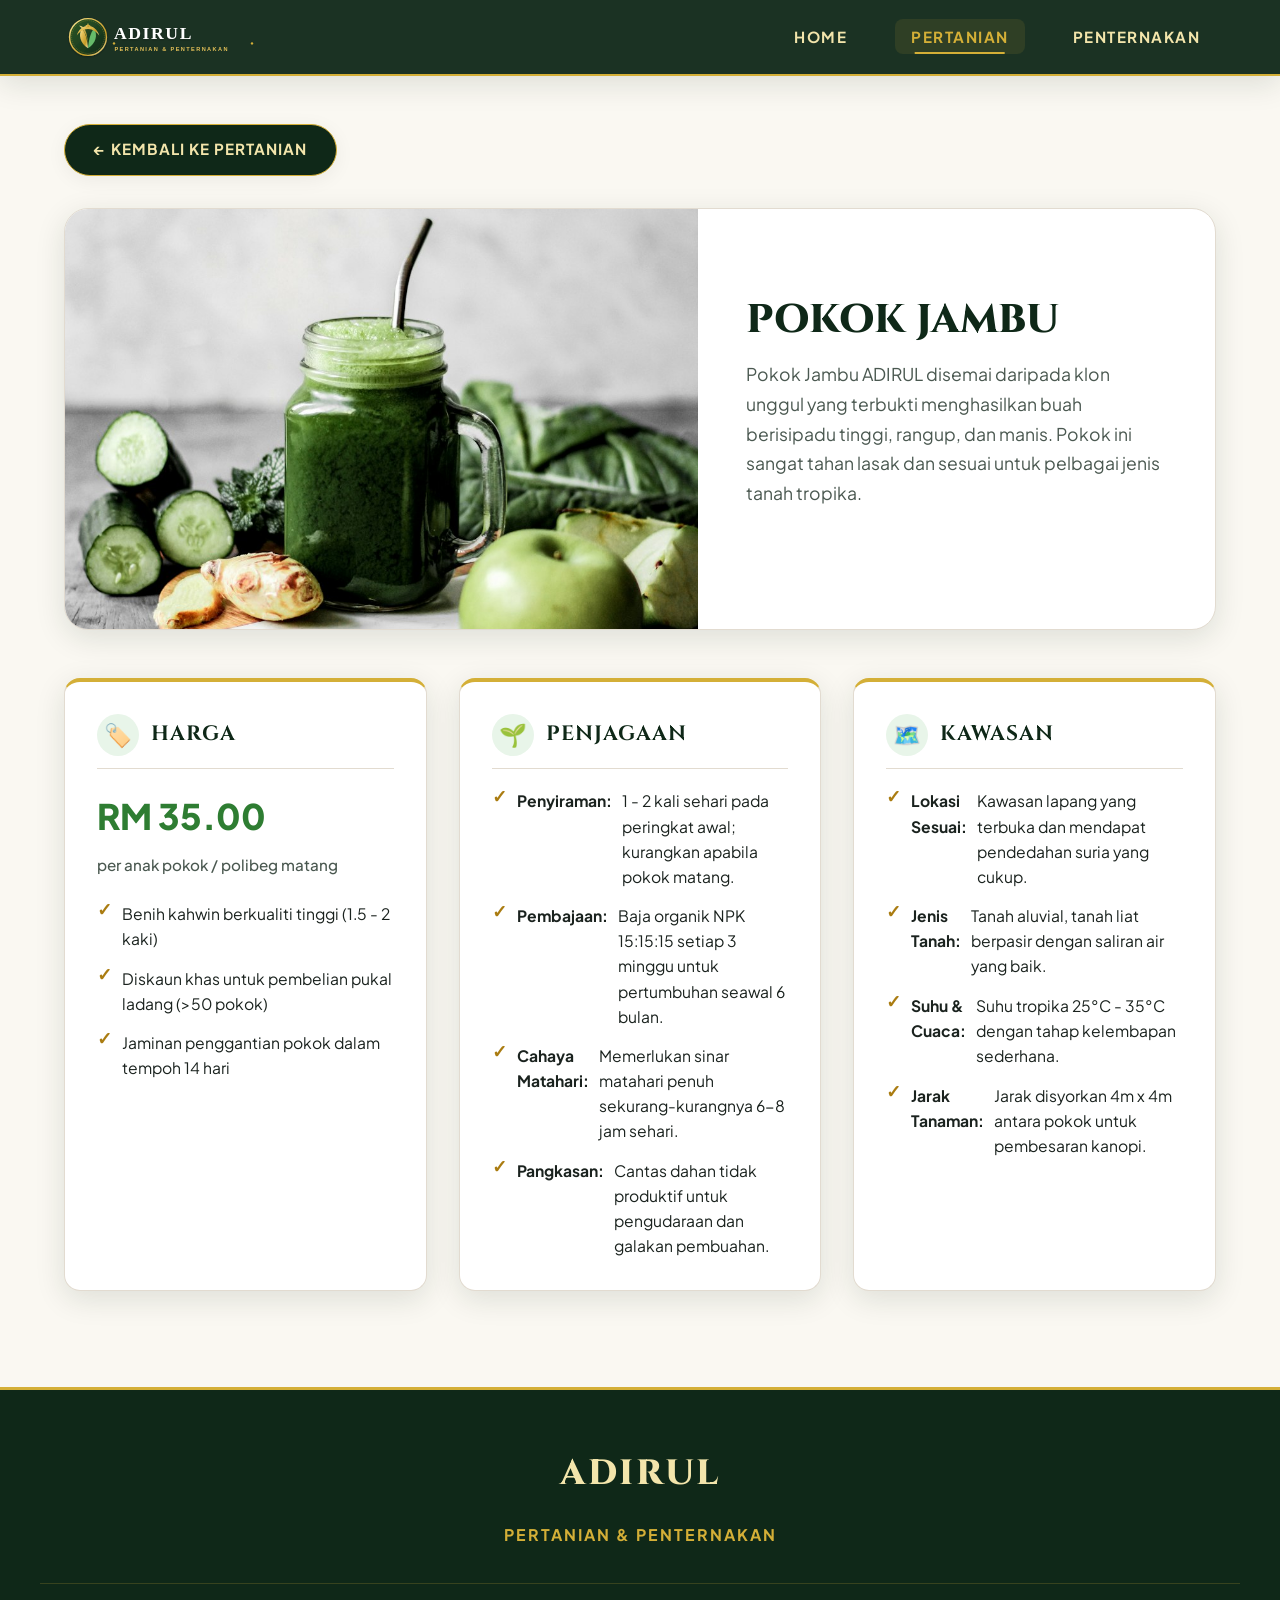
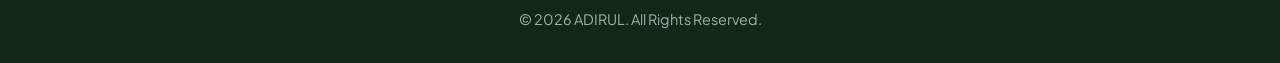
<file: pokok-jambu.html>
<!DOCTYPE html>
<html lang="ms">
<head>
  <meta charset="UTF-8">
  <meta name="viewport" content="width=device-width, initial-scale=1.0">
  <title>Pokok Jambu - ADIRUL Pertanian</title>
  <link rel="stylesheet" href="styles.css">
</head>
<body>

  <!-- Navigation Bar -->
  <header class="header">
    <div class="nav-container">
      <a href="index.html" class="brand-logo-link">
        <img src="images/logo.svg" alt="ADIRUL Logo" class="brand-logo-img">
      </a>

      <button class="mobile-toggle" aria-label="Toggle navigation menu" onclick="toggleMenu()">
        ☰
      </button>

      <nav>
        <ul class="nav-menu" id="navMenu">
          <li><a href="index.html" class="nav-link">HOME</a></li>
          <li><a href="pertanian.html" class="nav-link active">PERTANIAN</a></li>
          <li><a href="penternakan.html" class="nav-link">PENTERNAKAN</a></li>
        </ul>
      </nav>
    </div>
  </header>

  <main class="main-content">
    <div class="container">

      <!-- Back Button -->
      <div style="margin-bottom: 2rem;">
        <a href="pertanian.html" class="back-button">← KEMBALI KE PERTANIAN</a>
      </div>

      <!-- Detail Hero Section -->
      <section class="detail-hero">
        <div class="detail-hero-image">
          <img src="images/pokok-jambu.jpg" alt="Pokok Jambu">
        </div>
        <div class="detail-hero-content">
          <h1 class="detail-title">POKOK JAMBU</h1>
          <p class="detail-intro">
            Pokok Jambu ADIRUL disemai daripada klon unggul yang terbukti menghasilkan buah berisipadu tinggi, rangup, dan manis. Pokok ini sangat tahan lasak dan sesuai untuk pelbagai jenis tanah tropika.
          </p>
        </div>
      </section>

      <!-- 3 Information Cards Section -->
      <section class="detail-info-grid">

        <!-- CARD 1: HARGA -->
        <div class="info-card">
          <div class="info-card-header">
            <div class="info-card-icon">🏷️</div>
            <h2 class="info-card-title">HARGA</h2>
          </div>
          <div class="price-tag">RM 35.00</div>
          <div class="price-unit">per anak pokok / polibeg matang</div>
          <ul class="info-list" style="margin-top: 1.5rem;">
            <li class="info-list-item">Benih kahwin berkualiti tinggi (1.5 - 2 kaki)</li>
            <li class="info-list-item">Diskaun khas untuk pembelian pukal ladang (>50 pokok)</li>
            <li class="info-list-item">Jaminan penggantian pokok dalam tempoh 14 hari</li>
          </ul>
        </div>

        <!-- CARD 2: PENJAGAAN -->
        <div class="info-card">
          <div class="info-card-header">
            <div class="info-card-icon">🌱</div>
            <h2 class="info-card-title">PENJAGAAN</h2>
          </div>
          <ul class="info-list">
            <li class="info-list-item"><strong>Penyiraman:</strong> 1 - 2 kali sehari pada peringkat awal; kurangkan apabila pokok matang.</li>
            <li class="info-list-item"><strong>Pembajaan:</strong> Baja organik NPK 15:15:15 setiap 3 minggu untuk pertumbuhan seawal 6 bulan.</li>
            <li class="info-list-item"><strong>Cahaya Matahari:</strong> Memerlukan sinar matahari penuh sekurang-kurangnya 6-8 jam sehari.</li>
            <li class="info-list-item"><strong>Pangkasan:</strong> Cantas dahan tidak produktif untuk pengudaraan dan galakan pembuahan.</li>
          </ul>
        </div>

        <!-- CARD 3: KAWASAN -->
        <div class="info-card">
          <div class="info-card-header">
            <div class="info-card-icon">🗺️</div>
            <h2 class="info-card-title">KAWASAN</h2>
          </div>
          <ul class="info-list">
            <li class="info-list-item"><strong>Lokasi Sesuai:</strong> Kawasan lapang yang terbuka dan mendapat pendedahan suria yang cukup.</li>
            <li class="info-list-item"><strong>Jenis Tanah:</strong> Tanah aluvial, tanah liat berpasir dengan saliran air yang baik.</li>
            <li class="info-list-item"><strong>Suhu & Cuaca:</strong> Suhu tropika 25°C - 35°C dengan tahap kelembapan sederhana.</li>
            <li class="info-list-item"><strong>Jarak Tanaman:</strong> Jarak disyorkan 4m x 4m antara pokok untuk pembesaran kanopi.</li>
          </ul>
        </div>

      </section>

    </div>
  </main>

  <!-- Footer -->
  <footer class="footer">
    <div class="footer-content">
      <div class="footer-brand">ADIRUL</div>
      <div class="footer-tagline">PERTANIAN & PENTERNAKAN</div>
      <div class="footer-copyright">
        © 2026 ADIRUL. All Rights Reserved.
      </div>
    </div>
  </footer>

  <script>
    function toggleMenu() {
      const menu = document.getElementById('navMenu');
      menu.classList.toggle('active');
    }
  </script>
</body>
</html>
</file>
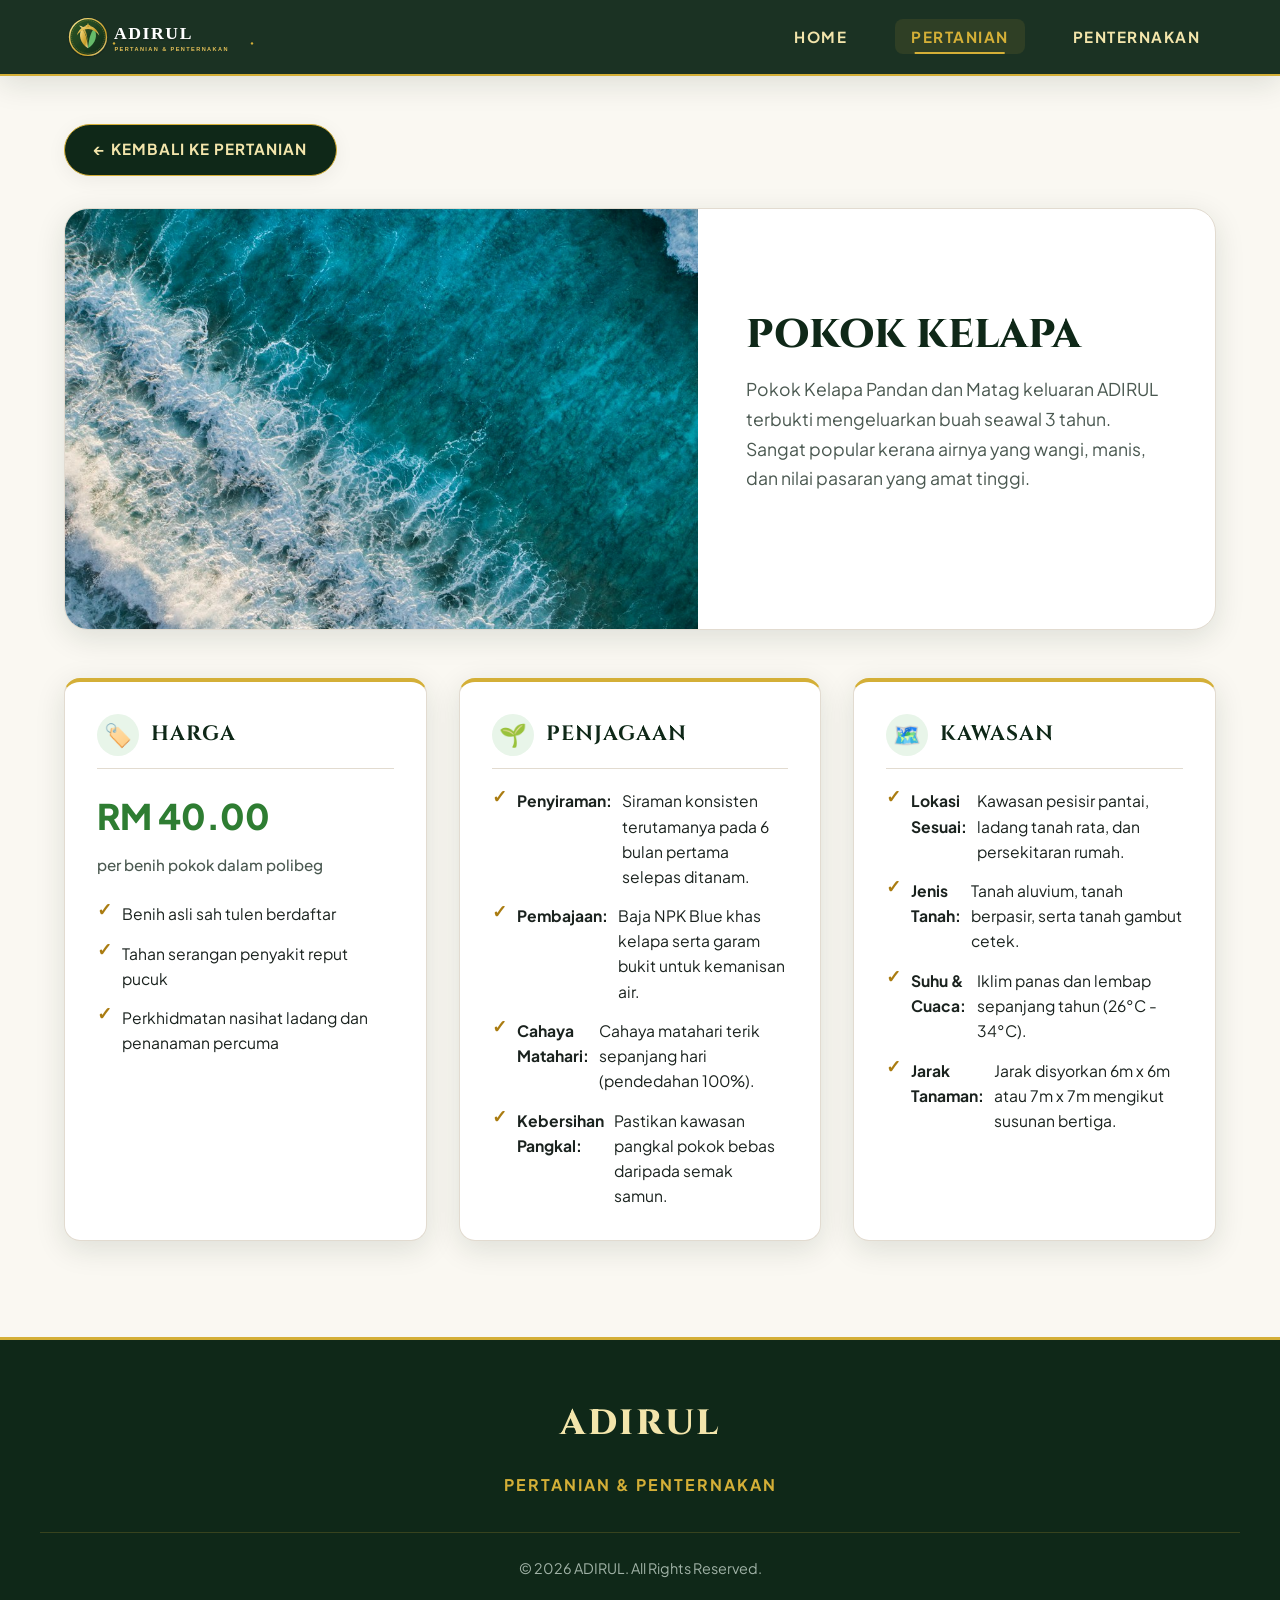
<file: pokok-kelapa.html>
<!DOCTYPE html>
<html lang="ms">
<head>
  <meta charset="UTF-8">
  <meta name="viewport" content="width=device-width, initial-scale=1.0">
  <title>Pokok Kelapa - ADIRUL Pertanian</title>
  <link rel="stylesheet" href="styles.css">
</head>
<body>

  <!-- Navigation Bar -->
  <header class="header">
    <div class="nav-container">
      <a href="index.html" class="brand-logo-link">
        <img src="images/logo.svg" alt="ADIRUL Logo" class="brand-logo-img">
      </a>

      <button class="mobile-toggle" aria-label="Toggle navigation menu" onclick="toggleMenu()">
        ☰
      </button>

      <nav>
        <ul class="nav-menu" id="navMenu">
          <li><a href="index.html" class="nav-link">HOME</a></li>
          <li><a href="pertanian.html" class="nav-link active">PERTANIAN</a></li>
          <li><a href="penternakan.html" class="nav-link">PENTERNAKAN</a></li>
        </ul>
      </nav>
    </div>
  </header>

  <main class="main-content">
    <div class="container">

      <!-- Back Button -->
      <div style="margin-bottom: 2rem;">
        <a href="pertanian.html" class="back-button">← KEMBALI KE PERTANIAN</a>
      </div>

      <!-- Detail Hero Section -->
      <section class="detail-hero">
        <div class="detail-hero-image">
          <img src="images/pokok-kelapa.jpg" alt="Pokok Kelapa">
        </div>
        <div class="detail-hero-content">
          <h1 class="detail-title">POKOK KELAPA</h1>
          <p class="detail-intro">
            Pokok Kelapa Pandan dan Matag keluaran ADIRUL terbukti mengeluarkan buah seawal 3 tahun. Sangat popular kerana airnya yang wangi, manis, dan nilai pasaran yang amat tinggi.
          </p>
        </div>
      </section>

      <!-- 3 Information Cards Section -->
      <section class="detail-info-grid">

        <!-- CARD 1: HARGA -->
        <div class="info-card">
          <div class="info-card-header">
            <div class="info-card-icon">🏷️</div>
            <h2 class="info-card-title">HARGA</h2>
          </div>
          <div class="price-tag">RM 40.00</div>
          <div class="price-unit">per benih pokok dalam polibeg</div>
          <ul class="info-list" style="margin-top: 1.5rem;">
            <li class="info-list-item">Benih asli sah tulen berdaftar</li>
            <li class="info-list-item">Tahan serangan penyakit reput pucuk</li>
            <li class="info-list-item">Perkhidmatan nasihat ladang dan penanaman percuma</li>
          </ul>
        </div>

        <!-- CARD 2: PENJAGAAN -->
        <div class="info-card">
          <div class="info-card-header">
            <div class="info-card-icon">🌱</div>
            <h2 class="info-card-title">PENJAGAAN</h2>
          </div>
          <ul class="info-list">
            <li class="info-list-item"><strong>Penyiraman:</strong> Siraman konsisten terutamanya pada 6 bulan pertama selepas ditanam.</li>
            <li class="info-list-item"><strong>Pembajaan:</strong> Baja NPK Blue khas kelapa serta garam bukit untuk kemanisan air.</li>
            <li class="info-list-item"><strong>Cahaya Matahari:</strong> Cahaya matahari terik sepanjang hari (pendedahan 100%).</li>
            <li class="info-list-item"><strong>Kebersihan Pangkal:</strong> Pastikan kawasan pangkal pokok bebas daripada semak samun.</li>
          </ul>
        </div>

        <!-- CARD 3: KAWASAN -->
        <div class="info-card">
          <div class="info-card-header">
            <div class="info-card-icon">🗺️</div>
            <h2 class="info-card-title">KAWASAN</h2>
          </div>
          <ul class="info-list">
            <li class="info-list-item"><strong>Lokasi Sesuai:</strong> Kawasan pesisir pantai, ladang tanah rata, dan persekitaran rumah.</li>
            <li class="info-list-item"><strong>Jenis Tanah:</strong> Tanah aluvium, tanah berpasir, serta tanah gambut cetek.</li>
            <li class="info-list-item"><strong>Suhu & Cuaca:</strong> Iklim panas dan lembap sepanjang tahun (26°C - 34°C).</li>
            <li class="info-list-item"><strong>Jarak Tanaman:</strong> Jarak disyorkan 6m x 6m atau 7m x 7m mengikut susunan bertiga.</li>
          </ul>
        </div>

      </section>

    </div>
  </main>

  <!-- Footer -->
  <footer class="footer">
    <div class="footer-content">
      <div class="footer-brand">ADIRUL</div>
      <div class="footer-tagline">PERTANIAN & PENTERNAKAN</div>
      <div class="footer-copyright">
        © 2026 ADIRUL. All Rights Reserved.
      </div>
    </div>
  </footer>

  <script>
    function toggleMenu() {
      const menu = document.getElementById('navMenu');
      menu.classList.toggle('active');
    }
  </script>
</body>
</html>
</file>
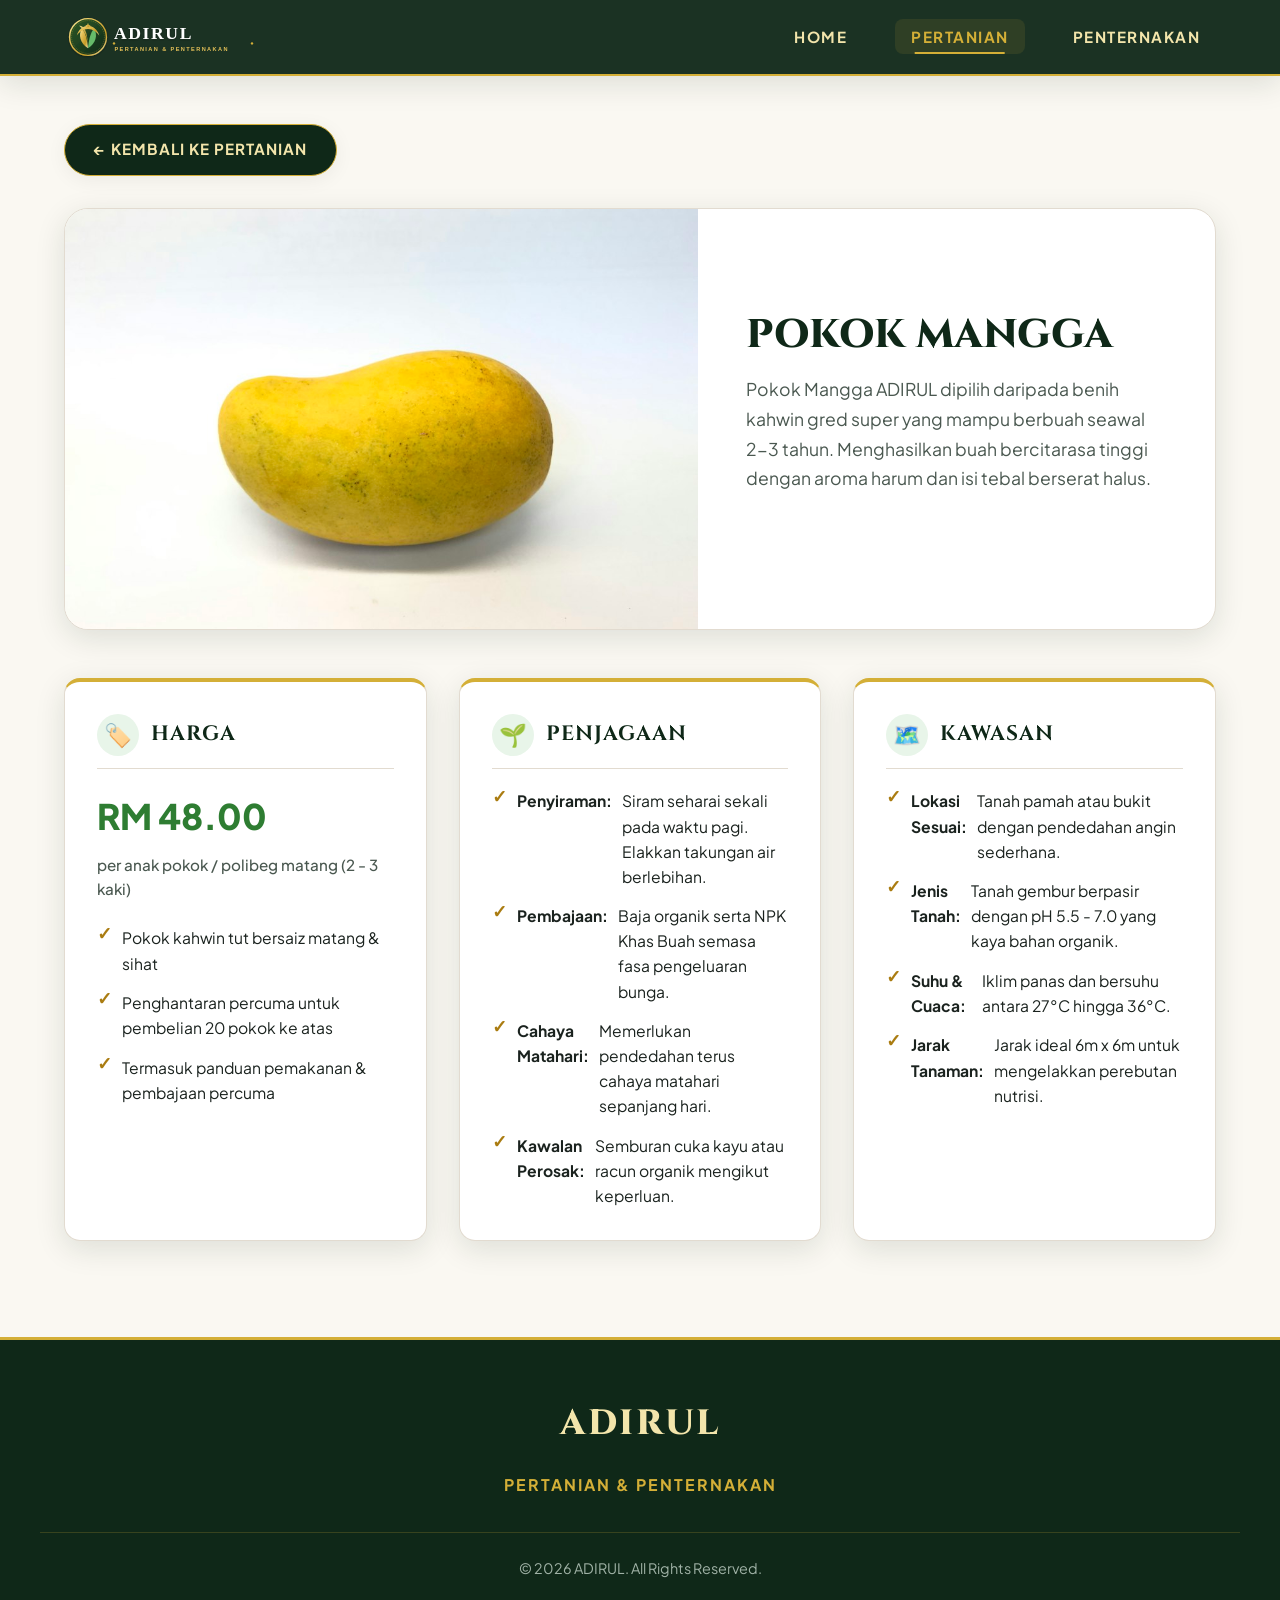
<file: pokok-mangga.html>
<!DOCTYPE html>
<html lang="ms">
<head>
  <meta charset="UTF-8">
  <meta name="viewport" content="width=device-width, initial-scale=1.0">
  <title>Pokok Mangga - ADIRUL Pertanian</title>
  <link rel="stylesheet" href="styles.css">
</head>
<body>

  <!-- Navigation Bar -->
  <header class="header">
    <div class="nav-container">
      <a href="index.html" class="brand-logo-link">
        <img src="images/logo.svg" alt="ADIRUL Logo" class="brand-logo-img">
      </a>

      <button class="mobile-toggle" aria-label="Toggle navigation menu" onclick="toggleMenu()">
        ☰
      </button>

      <nav>
        <ul class="nav-menu" id="navMenu">
          <li><a href="index.html" class="nav-link">HOME</a></li>
          <li><a href="pertanian.html" class="nav-link active">PERTANIAN</a></li>
          <li><a href="penternakan.html" class="nav-link">PENTERNAKAN</a></li>
        </ul>
      </nav>
    </div>
  </header>

  <main class="main-content">
    <div class="container">

      <!-- Back Button -->
      <div style="margin-bottom: 2rem;">
        <a href="pertanian.html" class="back-button">← KEMBALI KE PERTANIAN</a>
      </div>

      <!-- Detail Hero Section -->
      <section class="detail-hero">
        <div class="detail-hero-image">
          <img src="images/pokok-mangga.jpg" alt="Pokok Mangga">
        </div>
        <div class="detail-hero-content">
          <h1 class="detail-title">POKOK MANGGA</h1>
          <p class="detail-intro">
            Pokok Mangga ADIRUL dipilih daripada benih kahwin gred super yang mampu berbuah seawal 2-3 tahun. Menghasilkan buah bercitarasa tinggi dengan aroma harum dan isi tebal berserat halus.
          </p>
        </div>
      </section>

      <!-- 3 Information Cards Section -->
      <section class="detail-info-grid">

        <!-- CARD 1: HARGA -->
        <div class="info-card">
          <div class="info-card-header">
            <div class="info-card-icon">🏷️</div>
            <h2 class="info-card-title">HARGA</h2>
          </div>
          <div class="price-tag">RM 48.00</div>
          <div class="price-unit">per anak pokok / polibeg matang (2 - 3 kaki)</div>
          <ul class="info-list" style="margin-top: 1.5rem;">
            <li class="info-list-item">Pokok kahwin tut bersaiz matang & sihat</li>
            <li class="info-list-item">Penghantaran percuma untuk pembelian 20 pokok ke atas</li>
            <li class="info-list-item">Termasuk panduan pemakanan & pembajaan percuma</li>
          </ul>
        </div>

        <!-- CARD 2: PENJAGAAN -->
        <div class="info-card">
          <div class="info-card-header">
            <div class="info-card-icon">🌱</div>
            <h2 class="info-card-title">PENJAGAAN</h2>
          </div>
          <ul class="info-list">
            <li class="info-list-item"><strong>Penyiraman:</strong> Siram seharai sekali pada waktu pagi. Elakkan takungan air berlebihan.</li>
            <li class="info-list-item"><strong>Pembajaan:</strong> Baja organik serta NPK Khas Buah semasa fasa pengeluaran bunga.</li>
            <li class="info-list-item"><strong>Cahaya Matahari:</strong> Memerlukan pendedahan terus cahaya matahari sepanjang hari.</li>
            <li class="info-list-item"><strong>Kawalan Perosak:</strong> Semburan cuka kayu atau racun organik mengikut keperluan.</li>
          </ul>
        </div>

        <!-- CARD 3: KAWASAN -->
        <div class="info-card">
          <div class="info-card-header">
            <div class="info-card-icon">🗺️</div>
            <h2 class="info-card-title">KAWASAN</h2>
          </div>
          <ul class="info-list">
            <li class="info-list-item"><strong>Lokasi Sesuai:</strong> Tanah pamah atau bukit dengan pendedahan angin sederhana.</li>
            <li class="info-list-item"><strong>Jenis Tanah:</strong> Tanah gembur berpasir dengan pH 5.5 - 7.0 yang kaya bahan organik.</li>
            <li class="info-list-item"><strong>Suhu & Cuaca:</strong> Iklim panas dan bersuhu antara 27°C hingga 36°C.</li>
            <li class="info-list-item"><strong>Jarak Tanaman:</strong> Jarak ideal 6m x 6m untuk mengelakkan perebutan nutrisi.</li>
          </ul>
        </div>

      </section>

    </div>
  </main>

  <!-- Footer -->
  <footer class="footer">
    <div class="footer-content">
      <div class="footer-brand">ADIRUL</div>
      <div class="footer-tagline">PERTANIAN & PENTERNAKAN</div>
      <div class="footer-copyright">
        © 2026 ADIRUL. All Rights Reserved.
      </div>
    </div>
  </footer>

  <script>
    function toggleMenu() {
      const menu = document.getElementById('navMenu');
      menu.classList.toggle('active');
    }
  </script>
</body>
</html>
</file>
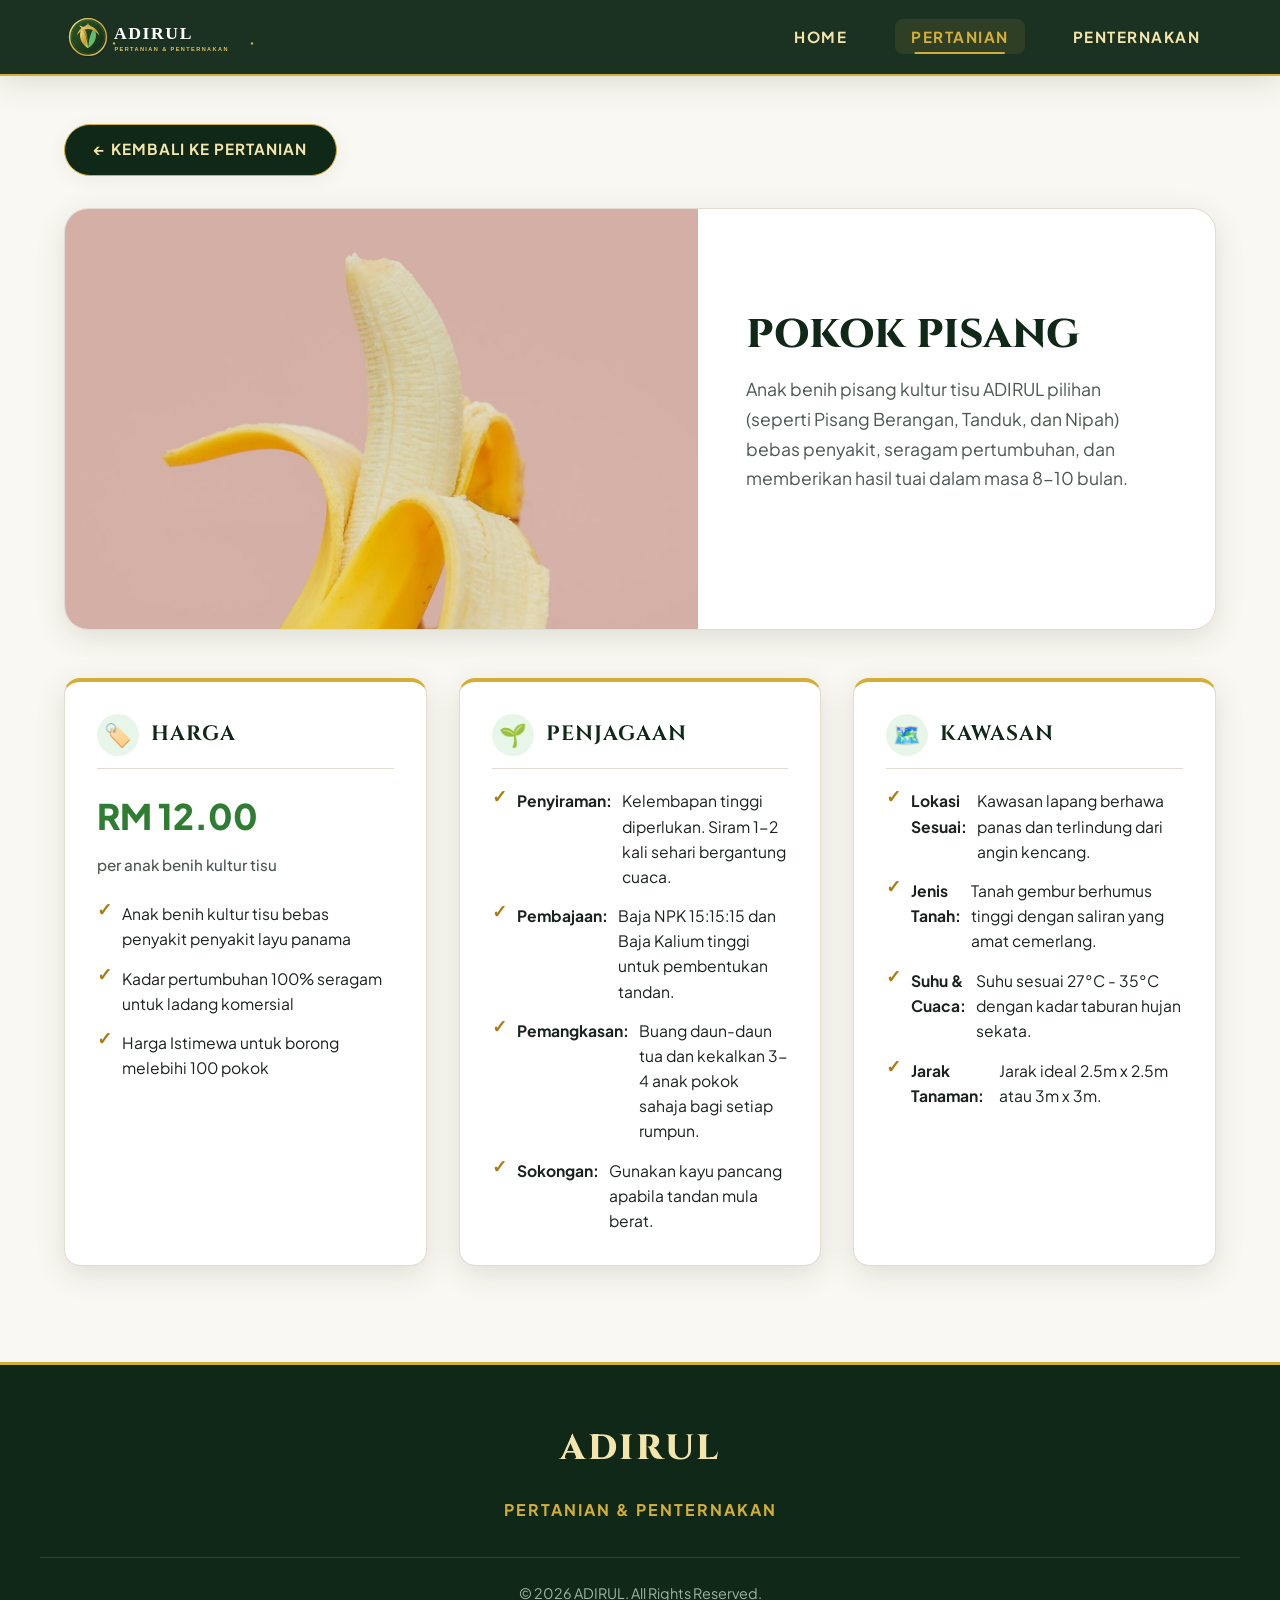
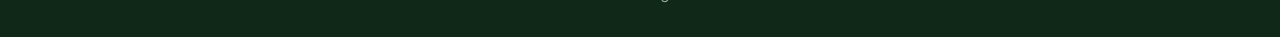
<file: pokok-pisang.html>
<!DOCTYPE html>
<html lang="ms">
<head>
  <meta charset="UTF-8">
  <meta name="viewport" content="width=device-width, initial-scale=1.0">
  <title>Pokok Pisang - ADIRUL Pertanian</title>
  <link rel="stylesheet" href="styles.css">
</head>
<body>

  <!-- Navigation Bar -->
  <header class="header">
    <div class="nav-container">
      <a href="index.html" class="brand-logo-link">
        <img src="images/logo.svg" alt="ADIRUL Logo" class="brand-logo-img">
      </a>

      <button class="mobile-toggle" aria-label="Toggle navigation menu" onclick="toggleMenu()">
        ☰
      </button>

      <nav>
        <ul class="nav-menu" id="navMenu">
          <li><a href="index.html" class="nav-link">HOME</a></li>
          <li><a href="pertanian.html" class="nav-link active">PERTANIAN</a></li>
          <li><a href="penternakan.html" class="nav-link">PENTERNAKAN</a></li>
        </ul>
      </nav>
    </div>
  </header>

  <main class="main-content">
    <div class="container">

      <!-- Back Button -->
      <div style="margin-bottom: 2rem;">
        <a href="pertanian.html" class="back-button">← KEMBALI KE PERTANIAN</a>
      </div>

      <!-- Detail Hero Section -->
      <section class="detail-hero">
        <div class="detail-hero-image">
          <img src="images/pokok-pisang.jpg" alt="Pokok Pisang">
        </div>
        <div class="detail-hero-content">
          <h1 class="detail-title">POKOK PISANG</h1>
          <p class="detail-intro">
            Anak benih pisang kultur tisu ADIRUL pilihan (seperti Pisang Berangan, Tanduk, dan Nipah) bebas penyakit, seragam pertumbuhan, dan memberikan hasil tuai dalam masa 8-10 bulan.
          </p>
        </div>
      </section>

      <!-- 3 Information Cards Section -->
      <section class="detail-info-grid">

        <!-- CARD 1: HARGA -->
        <div class="info-card">
          <div class="info-card-header">
            <div class="info-card-icon">🏷️</div>
            <h2 class="info-card-title">HARGA</h2>
          </div>
          <div class="price-tag">RM 12.00</div>
          <div class="price-unit">per anak benih kultur tisu</div>
          <ul class="info-list" style="margin-top: 1.5rem;">
            <li class="info-list-item">Anak benih kultur tisu bebas penyakit penyakit layu panama</li>
            <li class="info-list-item">Kadar pertumbuhan 100% seragam untuk ladang komersial</li>
            <li class="info-list-item">Harga Istimewa untuk borong melebihi 100 pokok</li>
          </ul>
        </div>

        <!-- CARD 2: PENJAGAAN -->
        <div class="info-card">
          <div class="info-card-header">
            <div class="info-card-icon">🌱</div>
            <h2 class="info-card-title">PENJAGAAN</h2>
          </div>
          <ul class="info-list">
            <li class="info-list-item"><strong>Penyiraman:</strong> Kelembapan tinggi diperlukan. Siram 1-2 kali sehari bergantung cuaca.</li>
            <li class="info-list-item"><strong>Pembajaan:</strong> Baja NPK 15:15:15 dan Baja Kalium tinggi untuk pembentukan tandan.</li>
            <li class="info-list-item"><strong>Pemangkasan:</strong> Buang daun-daun tua dan kekalkan 3-4 anak pokok sahaja bagi setiap rumpun.</li>
            <li class="info-list-item"><strong>Sokongan:</strong> Gunakan kayu pancang apabila tandan mula berat.</li>
          </ul>
        </div>

        <!-- CARD 3: KAWASAN -->
        <div class="info-card">
          <div class="info-card-header">
            <div class="info-card-icon">🗺️</div>
            <h2 class="info-card-title">KAWASAN</h2>
          </div>
          <ul class="info-list">
            <li class="info-list-item"><strong>Lokasi Sesuai:</strong> Kawasan lapang berhawa panas dan terlindung dari angin kencang.</li>
            <li class="info-list-item"><strong>Jenis Tanah:</strong> Tanah gembur berhumus tinggi dengan saliran yang amat cemerlang.</li>
            <li class="info-list-item"><strong>Suhu & Cuaca:</strong> Suhu sesuai 27°C - 35°C dengan kadar taburan hujan sekata.</li>
            <li class="info-list-item"><strong>Jarak Tanaman:</strong> Jarak ideal 2.5m x 2.5m atau 3m x 3m.</li>
          </ul>
        </div>

      </section>

    </div>
  </main>

  <!-- Footer -->
  <footer class="footer">
    <div class="footer-content">
      <div class="footer-brand">ADIRUL</div>
      <div class="footer-tagline">PERTANIAN & PENTERNAKAN</div>
      <div class="footer-copyright">
        © 2026 ADIRUL. All Rights Reserved.
      </div>
    </div>
  </footer>

  <script>
    function toggleMenu() {
      const menu = document.getElementById('navMenu');
      menu.classList.toggle('active');
    }
  </script>
</body>
</html>
</file>
<file: styles.css>
/* ==========================================================================
   ADIRUL - Agriculture & Livestock Business Website Stylesheet
   Theme Colors: Dark Green, Green, Cream/White, Gold
   ========================================================================== */

@import url('https://fonts.googleapis.com/css2?family=Cinzel:wght@600;700;800;900&family=Plus+Jakarta+Sans:wght@400;500;600;700;800&display=swap');

:root {
  /* Primary Colors */
  --color-dark-green: #0F2818;
  --color-deep-forest: #1B3B2B;
  --color-primary-green: #2E7D32;
  --color-accent-green: #4CAF50;
  --color-light-green: #E8F5E9;

  /* Gold Accents */
  --color-gold-light: #F3E5AB;
  --color-gold-main: #D4AF37;
  --color-gold-dark: #AA7C11;
  --color-gold-glow: rgba(212, 175, 55, 0.25);

  /* Cream & Neutral Colors */
  --color-cream-bg: #FAF8F2;
  --color-cream-card: #F4EFE6;
  --color-white: #FFFFFF;
  --color-text-dark: #1A221E;
  --color-text-muted: #4A5850;
  --color-border: #E2DBD0;

  /* Typography */
  --font-heading: 'Cinzel', 'Georgia', serif;
  --font-body: 'Plus Jakarta Sans', -apple-system, BlinkMacSystemFont, 'Segoe UI', Roboto, sans-serif;

  /* Shadows & Radius */
  --radius-sm: 8px;
  --radius-md: 16px;
  --radius-lg: 24px;
  --shadow-subtle: 0 4px 20px rgba(15, 40, 24, 0.06);
  --shadow-medium: 0 8px 30px rgba(15, 40, 24, 0.12);
  --shadow-hover: 0 16px 40px rgba(15, 40, 24, 0.18);
  --shadow-gold: 0 8px 25px rgba(212, 175, 55, 0.3);

  /* Transitions */
  --transition-fast: 0.2s ease;
  --transition-normal: 0.3s cubic-bezier(0.25, 0.8, 0.25, 1);
}

/* Reset & Base Styles */
*, *::before, *::after {
  box-sizing: border-box;
  margin: 0;
  padding: 0;
}

html {
  scroll-behavior: smooth;
  font-size: 16px;
}

body {
  font-family: var(--font-body);
  background-color: var(--color-cream-bg);
  color: var(--color-text-dark);
  line-height: 1.6;
  min-height: 100vh;
  display: flex;
  flex-direction: column;
  overflow-x: hidden;
}

a {
  text-decoration: none;
  color: inherit;
}

img {
  max-width: 100%;
  height: auto;
  display: block;
}

/* Header & Navigation */
.header {
  position: sticky;
  top: 0;
  z-index: 1000;
  background-color: rgba(15, 40, 24, 0.95);
  backdrop-filter: blur(10px);
  border-bottom: 2px solid var(--color-gold-main);
  box-shadow: var(--shadow-medium);
}

.nav-container {
  max-width: 1200px;
  margin: 0 auto;
  padding: 0.8rem 1.5rem;
  display: flex;
  align-items: center;
  justify-content: space-between;
}

.brand-logo-link {
  display: flex;
  align-items: center;
  gap: 12px;
  text-decoration: none;
  transition: transform var(--transition-fast);
}

.brand-logo-link:hover {
  transform: scale(1.02);
}

.brand-logo-img {
  height: 48px;
  width: auto;
  object-fit: contain;
}

.nav-menu {
  display: flex;
  align-items: center;
  gap: 2rem;
  list-style: none;
}

.nav-link {
  font-family: var(--font-body);
  font-weight: 700;
  font-size: 0.95rem;
  letter-spacing: 1.5px;
  color: var(--color-gold-light);
  padding: 0.5rem 1rem;
  border-radius: var(--radius-sm);
  transition: all var(--transition-fast);
  position: relative;
}

.nav-link::after {
  content: '';
  position: absolute;
  bottom: 0;
  left: 50%;
  width: 0;
  height: 2px;
  background: var(--color-gold-main);
  transition: all var(--transition-normal);
  transform: translateX(-50%);
}

.nav-link:hover, .nav-link.active {
  color: var(--color-gold-main);
  background-color: rgba(212, 175, 55, 0.1);
}

.nav-link:hover::after, .nav-link.active::after {
  width: 70%;
}

.mobile-toggle {
  display: none;
  background: none;
  border: none;
  color: var(--color-gold-main);
  font-size: 1.8rem;
  cursor: pointer;
}

/* Page Layout Container */
.main-content {
  flex: 1;
  width: 100%;
}

.container {
  max-width: 1200px;
  margin: 0 auto;
  padding: 3rem 1.5rem;
}

/* Page Titles & Headers */
.page-header {
  text-align: center;
  margin-bottom: 3.5rem;
}

.page-title {
  font-family: var(--font-heading);
  font-size: 2.8rem;
  font-weight: 800;
  color: var(--color-dark-green);
  letter-spacing: 2px;
  margin-bottom: 0.8rem;
  position: relative;
  display: inline-block;
}

.page-title::after {
  content: '';
  display: block;
  width: 80px;
  height: 3px;
  background: linear-gradient(90deg, transparent, var(--color-gold-main), transparent);
  margin: 0.8rem auto 0;
}

.page-subtitle {
  font-size: 1.15rem;
  color: var(--color-text-muted);
  max-width: 680px;
  margin: 0 auto;
  font-weight: 500;
}

/* Main Homepage Hero / Branding Section */
.hero-section {
  background: linear-gradient(135deg, var(--color-dark-green) 0%, var(--color-deep-forest) 100%);
  color: var(--color-white);
  padding: 4rem 1.5rem;
  text-align: center;
  position: relative;
  border-bottom: 3px solid var(--color-gold-main);
}

.hero-logo-wrapper {
  max-width: 320px;
  margin: 0 auto 1.5rem;
  filter: drop-shadow(0 6px 12px rgba(0,0,0,0.3));
}

.hero-logo-wrapper img {
  width: 100%;
  height: auto;
}

.hero-title {
  font-family: var(--font-heading);
  font-size: 3.5rem;
  font-weight: 900;
  color: var(--color-white);
  letter-spacing: 4px;
  margin-bottom: 0.2rem;
  text-shadow: 0 4px 10px rgba(0,0,0,0.4);
}

.hero-subtitle {
  font-family: var(--font-body);
  font-size: 1.3rem;
  font-weight: 700;
  color: var(--color-gold-main);
  letter-spacing: 3px;
  margin-bottom: 1.5rem;
  text-transform: uppercase;
}

.hero-intro {
  font-size: 1.15rem;
  color: #E2ECE6;
  max-width: 700px;
  margin: 0 auto;
  line-height: 1.7;
}

/* Home Page 2-Section Grid (Agriculture vs Livestock) */
.home-choices-grid {
  display: grid;
  grid-template-columns: 1fr 1fr;
  gap: 2.5rem;
  margin-top: 2rem;
}

.choice-card {
  background-color: var(--color-white);
  border-radius: var(--radius-lg);
  overflow: hidden;
  box-shadow: var(--shadow-medium);
  border: 1px solid var(--color-border);
  display: flex;
  flex-direction: column;
  transition: transform var(--transition-normal), box-shadow var(--transition-normal);
}

.choice-card:hover {
  transform: translateY(-6px);
  box-shadow: var(--shadow-hover);
}

/* Image container - STRICT UNCLICKABLE */
.choice-image-container {
  width: 100%;
  height: 380px;
  overflow: hidden;
  position: relative;
  pointer-events: none; /* Disables clicking on image */
  user-select: none;
}

.choice-image-container img {
  width: 100%;
  height: 100%;
  object-fit: cover;
  pointer-events: none;
}

/* Card Content Area - STRICT UNCLICKABLE CARD BODY, ONLY TEXT LINK IS CLICKABLE */
.choice-content {
  padding: 2rem;
  text-align: center;
  background-color: var(--color-white);
  pointer-events: none; /* Prevents card body clicks */
}

/* THE ONLY CLICKABLE ELEMENT IN HOME CHOICES */
.choice-link {
  pointer-events: auto; /* Enables click explicitly on text button/link */
  display: inline-block;
  font-family: var(--font-heading);
  font-size: 1.6rem;
  font-weight: 800;
  color: var(--color-dark-green);
  letter-spacing: 2px;
  padding: 0.8rem 2.5rem;
  background: var(--color-cream-card);
  border: 2px solid var(--color-gold-main);
  border-radius: 50px;
  transition: all var(--transition-normal);
  cursor: pointer;
  box-shadow: var(--shadow-subtle);
  text-transform: uppercase;
}

.choice-link:hover {
  background: var(--color-dark-green);
  color: var(--color-gold-main);
  border-color: var(--color-gold-main);
  box-shadow: var(--shadow-gold);
  transform: translateY(-2px) scale(1.03);
}

/* Horizontal Rows Layout (Agriculture & Livestock Pages) */
.horizontal-rows-list {
  display: flex;
  flex-direction: column;
  gap: 3.5rem;
}

.row-item {
  display: grid;
  grid-template-columns: 1fr 1fr;
  align-items: center;
  background: var(--color-white);
  border-radius: var(--radius-lg);
  overflow: hidden;
  box-shadow: var(--shadow-medium);
  border: 1px solid var(--color-border);
  transition: transform var(--transition-normal);
}

.row-item:hover {
  transform: translateY(-4px);
  box-shadow: var(--shadow-hover);
}

/* Image section - STRICT UNCLICKABLE */
.row-image-col {
  height: 360px;
  overflow: hidden;
  position: relative;
  pointer-events: none;
  user-select: none;
}

.row-image-col img {
  width: 100%;
  height: 100%;
  object-fit: cover;
  pointer-events: none;
}

/* Text Section - STRICT UNCLICKABLE EXCEPT NAME LINK */
.row-text-col {
  padding: 3rem;
  display: flex;
  flex-direction: column;
  justify-content: center;
  pointer-events: none;
}

/* Plant / Livestock Name - THE ONLY CLICKABLE ELEMENT IN ROW */
.row-item-title-link {
  pointer-events: auto;
  font-family: var(--font-heading);
  font-size: 1.8rem;
  font-weight: 800;
  color: var(--color-dark-green);
  margin-bottom: 1rem;
  letter-spacing: 1px;
  text-decoration: none;
  display: inline-block;
  align-self: flex-start;
  position: relative;
  transition: color var(--transition-fast);
}

.row-item-title-link::after {
  content: ' →';
  opacity: 0;
  transition: opacity var(--transition-fast), transform var(--transition-fast);
  display: inline-block;
  transform: translateX(-5px);
}

.row-item-title-link:hover {
  color: var(--color-primary-green);
}

.row-item-title-link:hover::after {
  opacity: 1;
  transform: translateX(5px);
}

.row-item-desc {
  color: var(--color-text-muted);
  font-size: 1.05rem;
  line-height: 1.7;
}

/* Alternating Row order styling */
.row-item.reverse {
  grid-template-columns: 1fr 1fr;
}

.row-item.reverse .row-image-col {
  grid-column: 2;
}

.row-item.reverse .row-text-col {
  grid-column: 1;
  grid-row: 1;
}

/* Detail Page Layouts */
.detail-hero {
  background: var(--color-white);
  border-radius: var(--radius-lg);
  overflow: hidden;
  box-shadow: var(--shadow-medium);
  border: 1px solid var(--color-border);
  margin-bottom: 3rem;
  display: grid;
  grid-template-columns: 1.1fr 0.9fr;
}

.detail-hero-image {
  height: 420px;
  overflow: hidden;
}

.detail-hero-image img {
  width: 100%;
  height: 100%;
  object-fit: cover;
}

.detail-hero-content {
  padding: 3.5rem 3rem;
  display: flex;
  flex-direction: column;
  justify-content: center;
}

.detail-title {
  font-family: var(--font-heading);
  font-size: 2.5rem;
  font-weight: 800;
  color: var(--color-dark-green);
  margin-bottom: 1rem;
  line-height: 1.2;
}

.detail-intro {
  font-size: 1.1rem;
  color: var(--color-text-muted);
  line-height: 1.7;
  margin-bottom: 2rem;
}

.back-button {
  display: inline-flex;
  align-items: center;
  gap: 8px;
  padding: 0.8rem 1.8rem;
  background-color: var(--color-dark-green);
  color: var(--color-gold-light);
  font-family: var(--font-body);
  font-weight: 700;
  font-size: 0.95rem;
  letter-spacing: 1px;
  border-radius: 50px;
  text-decoration: none;
  transition: all var(--transition-normal);
  align-self: flex-start;
  border: 1px solid var(--color-gold-main);
  box-shadow: var(--shadow-subtle);
}

.back-button:hover {
  background-color: var(--color-primary-green);
  color: var(--color-white);
  transform: translateX(-4px);
  box-shadow: var(--shadow-medium);
}

/* Detail 3-Card Information Grid */
.detail-info-grid {
  display: grid;
  grid-template-columns: repeat(3, 1fr);
  gap: 2rem;
  margin-bottom: 3rem;
}

.info-card {
  background-color: var(--color-white);
  border-radius: var(--radius-md);
  padding: 2rem;
  box-shadow: var(--shadow-medium);
  border: 1px solid var(--color-border);
  border-top: 4px solid var(--color-gold-main);
  display: flex;
  flex-direction: column;
  transition: transform var(--transition-normal);
}

.info-card:hover {
  transform: translateY(-4px);
}

.info-card-header {
  display: flex;
  align-items: center;
  gap: 12px;
  margin-bottom: 1.2rem;
  padding-bottom: 0.8rem;
  border-bottom: 1px solid var(--color-border);
}

.info-card-icon {
  width: 42px;
  height: 42px;
  background-color: var(--color-light-green);
  color: var(--color-primary-green);
  border-radius: 50%;
  display: flex;
  align-items: center;
  justify-content: center;
  font-size: 1.4rem;
  flex-shrink: 0;
}

.info-card-title {
  font-family: var(--font-heading);
  font-size: 1.3rem;
  font-weight: 700;
  color: var(--color-dark-green);
  letter-spacing: 1px;
}

.price-tag {
  font-size: 2.2rem;
  font-weight: 800;
  color: var(--color-primary-green);
  margin-bottom: 0.5rem;
}

.price-unit {
  font-size: 0.95rem;
  color: var(--color-text-muted);
  font-weight: 500;
}

.info-list {
  list-style: none;
  display: flex;
  flex-direction: column;
  gap: 0.9rem;
}

.info-list-item {
  display: flex;
  align-items: flex-start;
  gap: 10px;
  font-size: 0.98rem;
  color: var(--color-text-dark);
}

.info-list-item::before {
  content: '✓';
  color: var(--color-gold-dark);
  font-weight: bold;
  font-size: 1.1rem;
  line-height: 1;
}

/* Footer */
.footer {
  background-color: var(--color-dark-green);
  color: var(--color-white);
  padding: 3.5rem 1.5rem 2rem;
  border-top: 3px solid var(--color-gold-main);
  margin-top: auto;
}

.footer-content {
  max-width: 1200px;
  margin: 0 auto;
  text-align: center;
  display: flex;
  flex-direction: column;
  align-items: center;
  gap: 1.2rem;
}

.footer-brand {
  font-family: var(--font-heading);
  font-size: 2.2rem;
  font-weight: 800;
  color: var(--color-gold-light);
  letter-spacing: 3px;
}

.footer-tagline {
  font-family: var(--font-body);
  font-size: 1rem;
  font-weight: 700;
  color: var(--color-gold-main);
  letter-spacing: 2px;
}

.footer-copyright {
  font-size: 0.9rem;
  color: #A0B2A6;
  margin-top: 1rem;
  padding-top: 1.5rem;
  border-top: 1px solid rgba(212, 175, 55, 0.2);
  width: 100%;
}

/* Responsive Media Queries */
@media (max-width: 992px) {
  .home-choices-grid {
    grid-template-columns: 1fr;
    gap: 2rem;
  }

  .choice-image-container {
    height: 300px;
  }

  .detail-hero {
    grid-template-columns: 1fr;
  }

  .detail-hero-image {
    height: 320px;
  }

  .detail-info-grid {
    grid-template-columns: 1fr;
    gap: 1.5rem;
  }
}

@media (max-width: 768px) {
  .nav-menu {
    display: none;
    position: absolute;
    top: 100%;
    left: 0;
    width: 100%;
    background-color: var(--color-dark-green);
    flex-direction: column;
    padding: 1.5rem 0;
    gap: 1rem;
    box-shadow: var(--shadow-medium);
    border-bottom: 2px solid var(--color-gold-main);
  }

  .nav-menu.active {
    display: flex;
  }

  .mobile-toggle {
    display: block;
  }

  .hero-title {
    font-size: 2.5rem;
  }

  .hero-subtitle {
    font-size: 1.1rem;
  }

  .page-title {
    font-size: 2.2rem;
  }

  /* Horizontal rows become stacked vertical cards on mobile */
  .row-item, .row-item.reverse {
    grid-template-columns: 1fr;
  }

  .row-item.reverse .row-image-col {
    grid-column: 1;
  }

  .row-item.reverse .row-text-col {
    grid-column: 1;
    grid-row: 2;
  }

  .row-image-col {
    height: 250px;
  }

  .row-text-col {
    padding: 2rem 1.5rem;
  }
}
</file>
